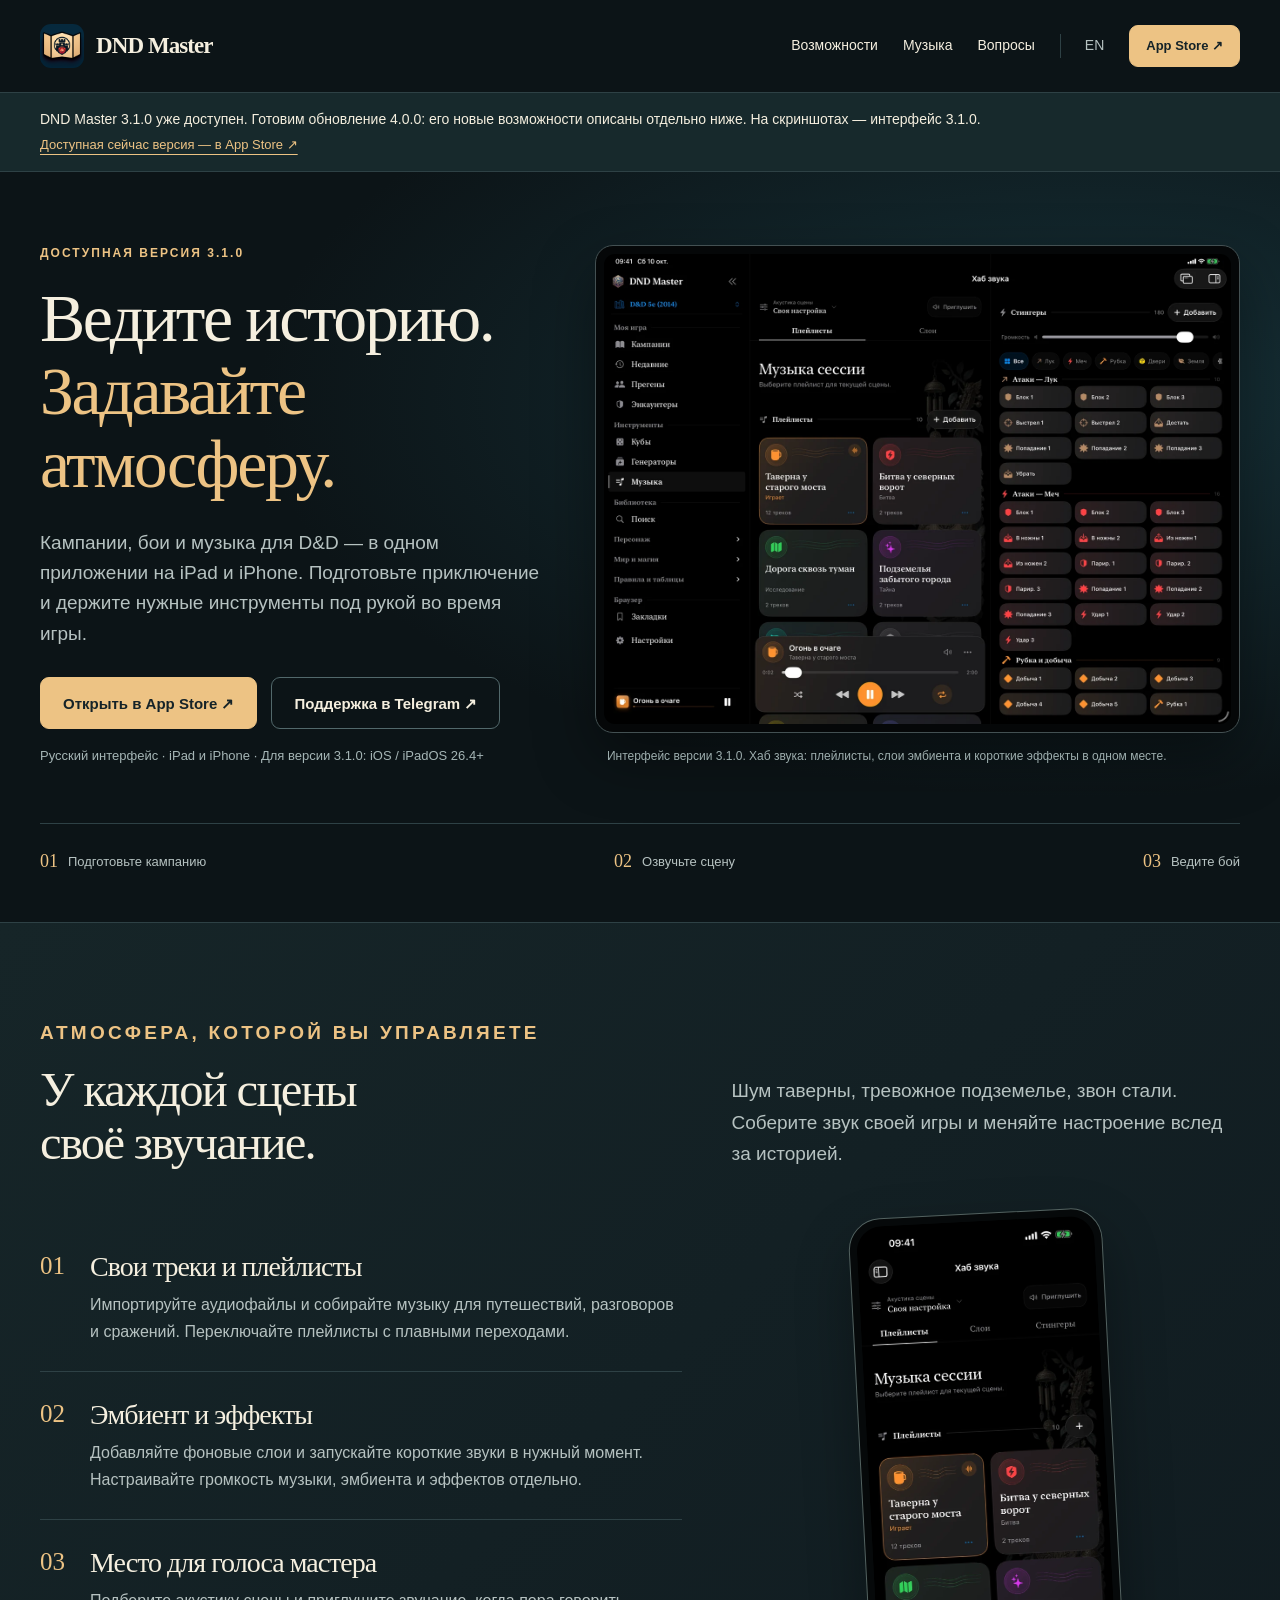
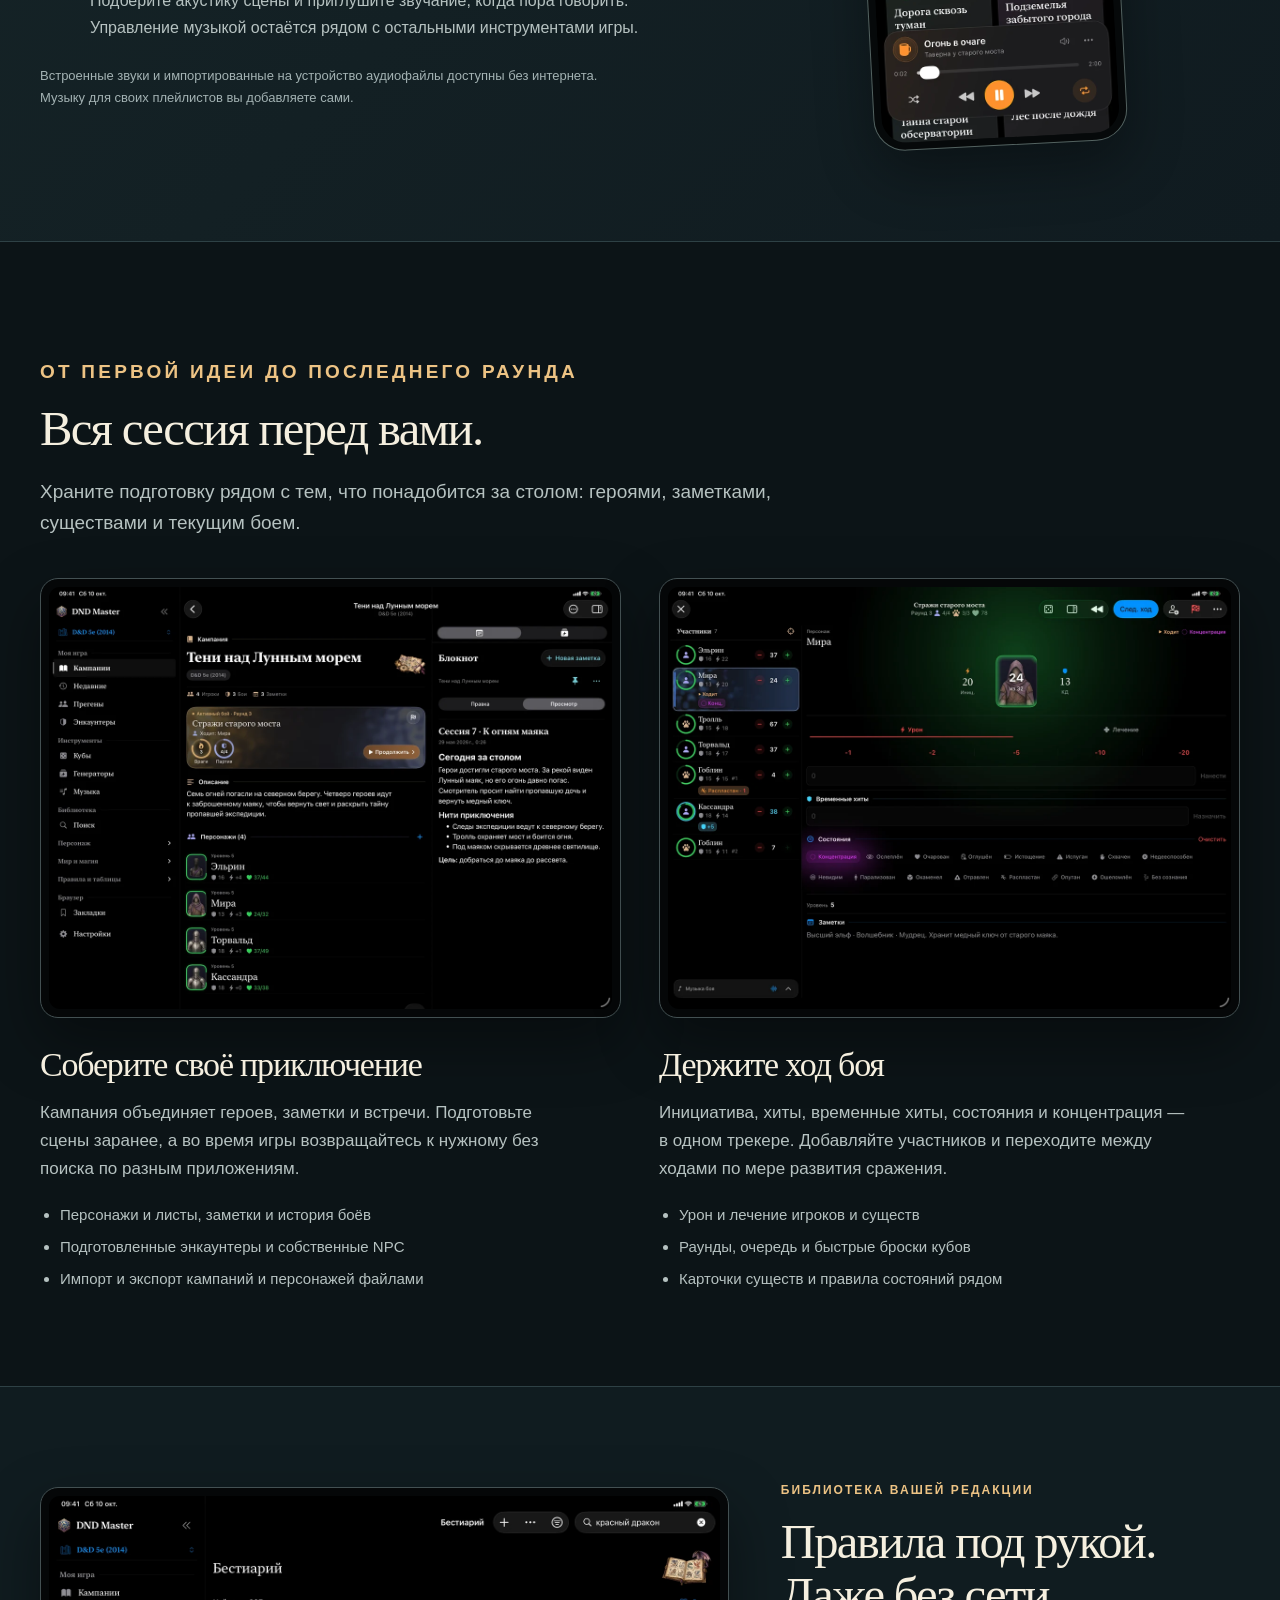
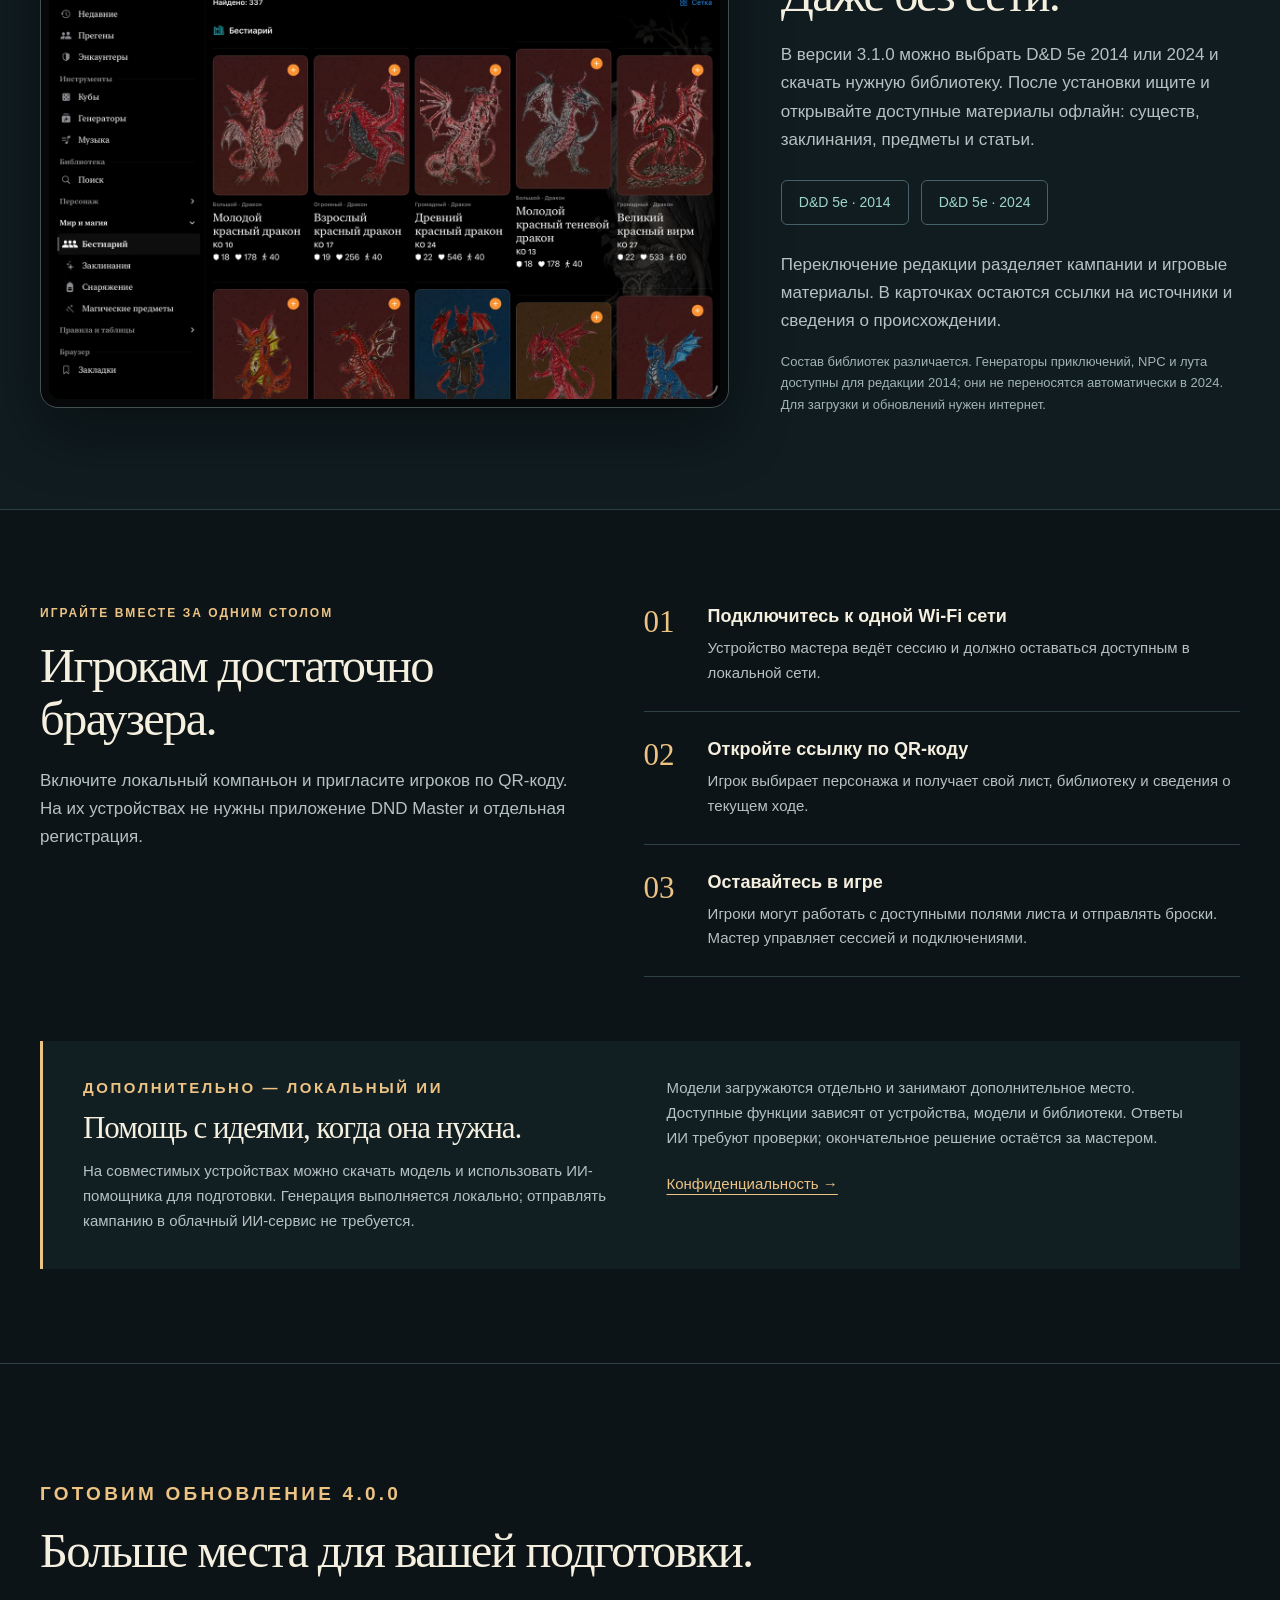
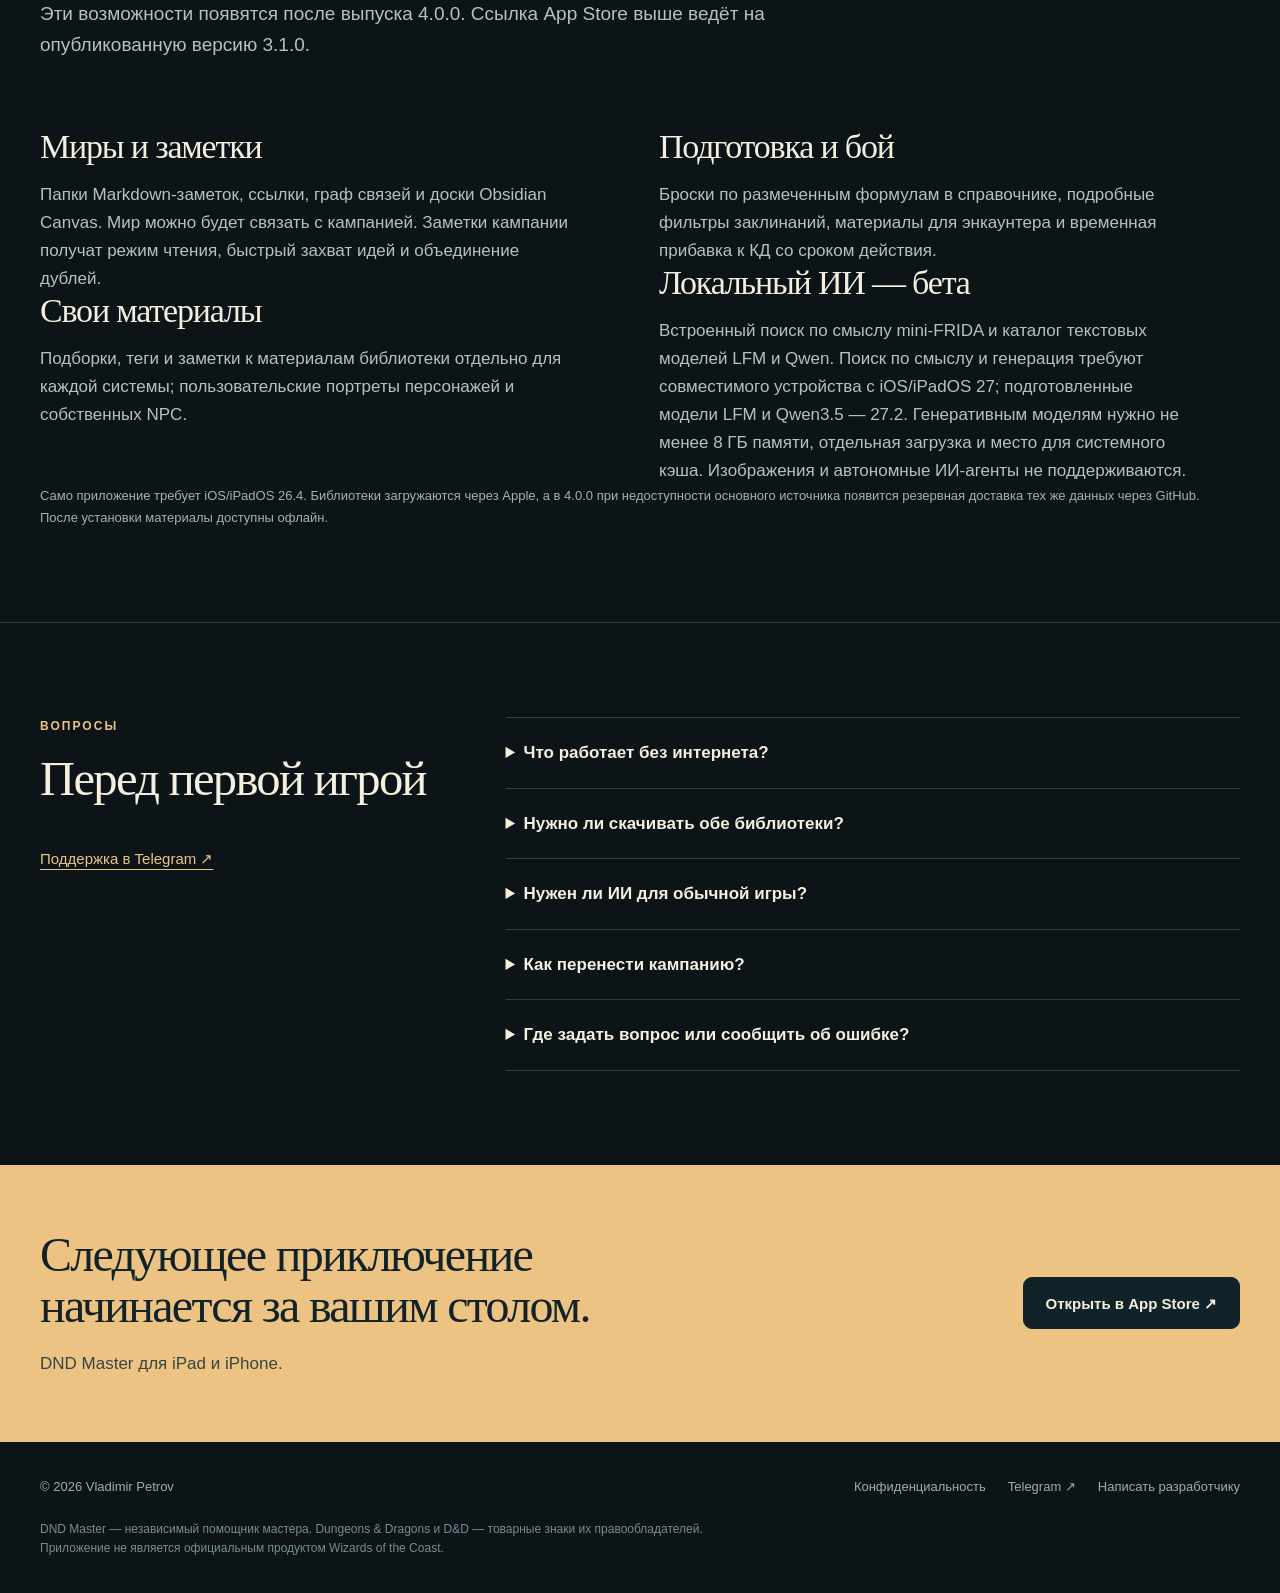
<file: index.html>
<!doctype html>
<html lang="ru"><head><meta charset="utf-8"><meta name="viewport" content="width=device-width, initial-scale=1">
<title>DND Master — кампании, бой и музыка для D&amp;D</title><meta name="description" content="Возможности помощника мастера D&amp;D на iPad и iPhone: кампании, музыка и звуковые эффекты, трекер боя, скачиваемые библиотеки 2014 и 2024 и локальный компаньон для игроков.">
<meta name="theme-color" content="#0c1417"><link rel="canonical" href="https://wolframpro.github.io/DNDMaster_Policy/marketing.html">
<link rel="alternate" hreflang="ru" href="https://wolframpro.github.io/DNDMaster_Policy/marketing.html"><link rel="alternate" hreflang="en" href="https://wolframpro.github.io/DNDMaster_Policy/marketing_en.html"><link rel="alternate" hreflang="x-default" href="https://wolframpro.github.io/DNDMaster_Policy/marketing.html">
<meta property="og:type" content="website"><meta property="og:title" content="DND Master — кампании, бой и музыка для D&amp;D"><meta property="og:description" content="Возможности помощника мастера D&amp;D на iPad и iPhone: кампании, музыка и звуковые эффекты, трекер боя, скачиваемые библиотеки 2014 и 2024 и локальный компаньон для игроков.">
<meta property="og:url" content="https://wolframpro.github.io/DNDMaster_Policy/marketing.html"><meta property="og:image" content="https://wolframpro.github.io/DNDMaster_Policy/assets/share-icon.png"><meta property="og:locale" content="ru_RU">
<meta name="twitter:card" content="summary"><link rel="icon" href="assets/app-icon.png" type="image/png"><link rel="apple-touch-icon" href="assets/apple-touch-icon.png"><link rel="stylesheet" href="styles.css"><script type="application/ld+json">{"@context": "https://schema.org", "@type": "SoftwareApplication", "name": "DND Master", "applicationCategory": "EntertainmentApplication", "operatingSystem": "iOS, iPadOS", "inLanguage": "ru", "url": "https://wolframpro.github.io/DNDMaster_Policy/marketing.html", "downloadUrl": "https://apps.apple.com/ru/app/dnd-master/id6752643180", "image": "https://wolframpro.github.io/DNDMaster_Policy/assets/share-icon.png", "description": "Возможности помощника мастера D&D на iPad и iPhone: кампании, музыка и звуковые эффекты, трекер боя, скачиваемые библиотеки 2014 и 2024 и локальный компаньон для игроков.", "author": {"@type": "Person", "name": "Vladimir Petrov"}}</script></head><body><header class="header"><div class="wrap"><a class="brand" href="marketing.html"><img src="assets/app-icon.png" width="44" height="44" alt=""><strong>DND Master</strong></a><nav class="nav"><a class="section-nav" href="marketing.html#features">Возможности</a><a class="section-nav" href="marketing.html#music">Музыка</a><a class="section-nav" href="marketing.html#questions">Вопросы</a><a class="language" href="marketing_en.html" lang="en">EN</a><a class="button small" href="https://apps.apple.com/ru/app/dnd-master/id6752643180">App Store ↗</a></nav></div></header>
<main>
<aside class="release-notice"><div class="wrap"><p>DND Master 3.1.0 уже доступен. Готовим обновление 4.0.0: его новые возможности описаны отдельно ниже. На скриншотах — интерфейс 3.1.0.</p><a href="https://apps.apple.com/ru/app/dnd-master/id6752643180">Доступная сейчас версия — в App Store ↗</a></div></aside>
<section class="hero"><div class="wrap"><div class="hero-grid"><div class="hero-copy"><p class="eyebrow">Доступная версия 3.1.0</p><h1>Ведите историю.<br><em>Задавайте атмосферу.</em></h1><p class="intro">Кампании, бои и музыка для D&D — в одном приложении на iPad и iPhone. Подготовьте приключение и держите нужные инструменты под рукой во время игры.</p><div class="actions"><a class="button" href="https://apps.apple.com/ru/app/dnd-master/id6752643180">Открыть в App Store ↗</a><a class="button secondary" href="https://t.me/dnd_master_community">Поддержка в Telegram ↗</a></div><p class="device-note">Русский интерфейс · iPad и iPhone · Для версии 3.1.0: iOS / iPadOS 26.4+</p></div><div class="hero-visual"><figure class="screen"><img src="assets/music-ipad.webp" width="2752" height="2064" alt="Музыка, плейлисты и эффекты на iPad" fetchpriority="high"></figure><p class="caption">Интерфейс версии 3.1.0. Хаб звука: плейлисты, слои эмбиента и короткие эффекты в одном месте.</p></div></div><div class="chapter-line"><span><b>01</b> Подготовьте кампанию</span><span><b>02</b> Озвучьте сцену</span><span><b>03</b> Ведите бой</span></div></div></section>
<section class="section music" id="music"><div class="wrap"><div class="music-head"><div><p class="eyebrow">Атмосфера, которой вы управляете</p><h2>У каждой сцены<br>своё звучание.</h2></div><p>Шум таверны, тревожное подземелье, звон стали. Соберите звук своей игры и меняйте настроение вслед за историей.</p></div><div class="music-detail"><div><div class="music-points"><div class="point"><span class="number">01</span><div><h3>Свои треки и плейлисты</h3><p>Импортируйте аудиофайлы и собирайте музыку для путешествий, разговоров и сражений. Переключайте плейлисты с плавными переходами.</p></div></div><div class="point"><span class="number">02</span><div><h3>Эмбиент и эффекты</h3><p>Добавляйте фоновые слои и запускайте короткие звуки в нужный момент. Настраивайте громкость музыки, эмбиента и эффектов отдельно.</p></div></div><div class="point"><span class="number">03</span><div><h3>Место для голоса мастера</h3><p>Подберите акустику сцены и приглушите звучание, когда пора говорить. Управление музыкой остаётся рядом с остальными инструментами игры.</p></div></div></div><p class="music-endnote">Встроенные звуки и импортированные на устройство аудиофайлы доступны без интернета. Музыку для своих плейлистов вы добавляете сами.</p></div><figure class="phone"><img src="assets/music-iphone.webp" width="1320" height="2868" alt="Хаб звука на iPhone" loading="lazy" decoding="async"></figure></div></div></section>
<section class="section" id="features"><div class="wrap"><div class="section-head"><p class="eyebrow">От первой идеи до последнего раунда</p><h2>Вся сессия перед вами.</h2><p>Храните подготовку рядом с тем, что понадобится за столом: героями, заметками, существами и текущим боем.</p></div><div class="two-features"><article><figure class="screen"><img src="assets/campaign-ipad.webp" width="2752" height="2064" alt="Экран кампании с героями и заметками" loading="lazy" decoding="async"></figure><div class="feature-copy"><h3>Соберите своё приключение</h3><p>Кампания объединяет героев, заметки и встречи. Подготовьте сцены заранее, а во время игры возвращайтесь к нужному без поиска по разным приложениям.</p><ul><li>Персонажи и листы, заметки и история боёв</li><li>Подготовленные энкаунтеры и собственные NPC</li><li>Импорт и экспорт кампаний и персонажей файлами</li></ul></div></article><article><figure class="screen"><img src="assets/combat-ipad.webp" width="2752" height="2064" alt="Трекер боя с инициативой, хитами и участниками" loading="lazy" decoding="async"></figure><div class="feature-copy"><h3>Держите ход боя</h3><p>Инициатива, хиты, временные хиты, состояния и концентрация — в одном трекере. Добавляйте участников и переходите между ходами по мере развития сражения.</p><ul><li>Урон и лечение игроков и существ</li><li>Раунды, очередь и быстрые броски кубов</li><li>Карточки существ и правила состояний рядом</li></ul></div></article></div></div></section>
<section class="section library" id="library"><div class="wrap library-layout"><figure class="screen"><img src="assets/library-ipad.webp" width="2752" height="2064" alt="Каталог бестиария в русской библиотеке D&amp;D" loading="lazy" decoding="async"></figure><div class="library-copy"><p class="eyebrow">Библиотека вашей редакции</p><h2>Правила под рукой.<br>Даже без сети.</h2><p>В версии 3.1.0 можно выбрать D&D 5e 2014 или 2024 и скачать нужную библиотеку. После установки ищите и открывайте доступные материалы офлайн: существ, заклинания, предметы и статьи.</p><div class="edition-list"><span class="edition">D&D 5e · 2014</span><span class="edition">D&D 5e · 2024</span></div><p>Переключение редакции разделяет кампании и игровые материалы. В карточках остаются ссылки на источники и сведения о происхождении.</p><p class="small-note">Состав библиотек различается. Генераторы приключений, NPC и лута доступны для редакции 2014; они не переносятся автоматически в 2024. Для загрузки и обновлений нужен интернет.</p></div></div></section>
<section class="section"><div class="wrap"><div class="companion"><div><p class="eyebrow">Играйте вместе за одним столом</p><h2>Игрокам достаточно браузера.</h2><p>Включите локальный компаньон и пригласите игроков по QR-коду. На их устройствах не нужны приложение DND Master и отдельная регистрация.</p></div><ol class="steps"><li><span class="step-num">01</span><div><h3>Подключитесь к одной Wi-Fi сети</h3><p>Устройство мастера ведёт сессию и должно оставаться доступным в локальной сети.</p></div></li><li><span class="step-num">02</span><div><h3>Откройте ссылку по QR-коду</h3><p>Игрок выбирает персонажа и получает свой лист, библиотеку и сведения о текущем ходе.</p></div></li><li><span class="step-num">03</span><div><h3>Оставайтесь в игре</h3><p>Игроки могут работать с доступными полями листа и отправлять броски. Мастер управляет сессией и подключениями.</p></div></li></ol></div><aside class="ai-strip"><div><p class="eyebrow">Дополнительно — локальный ИИ</p><h3>Помощь с идеями, когда она нужна.</h3><p>На совместимых устройствах можно скачать модель и использовать ИИ-помощника для подготовки. Генерация выполняется локально; отправлять кампанию в облачный ИИ-сервис не требуется.</p></div><div><p>Модели загружаются отдельно и занимают дополнительное место. Доступные функции зависят от устройства, модели и библиотеки. Ответы ИИ требуют проверки; окончательное решение остаётся за мастером.</p><a class="text-link" href="privacy_policy.html">Конфиденциальность →</a></div></aside></div></section>
<section class="section" id="upcoming"><div class="wrap"><div class="section-head"><p class="eyebrow">Готовим обновление 4.0.0</p><h2>Больше места для вашей подготовки.</h2><p>Эти возможности появятся после выпуска 4.0.0. Ссылка App Store выше ведёт на опубликованную версию 3.1.0.</p></div><div class="two-features"><article class="feature-copy"><h3>Миры и заметки</h3><p>Папки Markdown-заметок, ссылки, граф связей и доски Obsidian Canvas. Мир можно будет связать с кампанией. Заметки кампании получат режим чтения, быстрый захват идей и объединение дублей.</p><h3>Свои материалы</h3><p>Подборки, теги и заметки к материалам библиотеки отдельно для каждой системы; пользовательские портреты персонажей и собственных NPC.</p></article><article class="feature-copy"><h3>Подготовка и бой</h3><p>Броски по размеченным формулам в справочнике, подробные фильтры заклинаний, материалы для энкаунтера и временная прибавка к КД со сроком действия.</p><h3>Локальный ИИ — бета</h3><p>Встроенный поиск по смыслу mini-FRIDA и каталог текстовых моделей LFM и Qwen. Поиск по смыслу и генерация требуют совместимого устройства с iOS/iPadOS 27; подготовленные модели LFM и Qwen3.5 — 27.2. Генеративным моделям нужно не менее 8 ГБ памяти, отдельная загрузка и место для системного кэша. Изображения и автономные ИИ-агенты не поддерживаются.</p></article></div><p class="small-note">Само приложение требует iOS/iPadOS 26.4. Библиотеки загружаются через Apple, а в 4.0.0 при недоступности основного источника появится резервная доставка тех же данных через GitHub. После установки материалы доступны офлайн.</p></div></section>
<section class="section" id="questions"><div class="wrap faq-layout"><div><p class="eyebrow">Вопросы</p><h2>Перед первой игрой</h2><a class="text-link" href="https://t.me/dnd_master_community">Поддержка в Telegram ↗</a></div><div class="faq"><details><summary>Что работает без интернета?</summary><p>Кампании, боевой трекер, кубы, встроенные звуки и импортированное аудио. Материалы библиотеки доступны после её установки, локальный ИИ — после загрузки совместимой модели. Для компаньона нужна общая локальная Wi-Fi сеть, а для загрузок, iCloud и внешних сайтов — интернет.</p></details><details><summary>Нужно ли скачивать обе библиотеки?</summary><p>В версии 3.1.0 — нет. Выберите редакцию, с которой играете, и скачайте её библиотеку. Другую можно добавить позже. Место на устройстве и размер загрузки показываются в приложении.</p></details><details><summary>Нужен ли ИИ для обычной игры?</summary><p>Нет. Кампании, музыка, кубы и трекер боя работают независимо от ИИ. Модель устанавливается отдельно, если вы хотите использовать помощника и устройство её поддерживает.</p></details><details><summary>Как перенести кампанию?</summary><p>Используйте импорт и экспорт файлов кампаний и персонажей. Игровые записи также могут синхронизироваться через ваш личный iCloud, если он доступен и включён для приложения. Аудиофайлы и загруженные модели хранятся локально.</p></details><details><summary>Где задать вопрос или сообщить об ошибке?</summary><p>Откройте <a href="https://t.me/dnd_master_community">сообщество DND Master в Telegram</a> или <a href="mailto:mister.vladika@gmail.com">напишите разработчику</a>. Укажите версию приложения, модель устройства и действия, после которых возникла проблема. Не прикладывайте личные кампании и секреты без необходимости.</p></details></div></div></section>
<section class="cta-panel"><div class="wrap"><div><h2>Следующее приключение<br>начинается за вашим столом.</h2><p>DND Master для iPad и iPhone.</p></div><a class="button" href="https://apps.apple.com/ru/app/dnd-master/id6752643180">Открыть в App Store ↗</a></div></section>
</main><footer class="footer"><div class="wrap"><div class="footer-grid"><span>© 2026 Vladimir Petrov</span><div class="footer-links"><a href="privacy_policy.html">Конфиденциальность</a><a href="https://t.me/dnd_master_community">Telegram ↗</a><a href="mailto:mister.vladika@gmail.com">Написать разработчику</a></div></div><p class="legal-note">DND Master — независимый помощник мастера. Dungeons & Dragons и D&D — товарные знаки их правообладателей. Приложение не является официальным продуктом Wizards of the Coast.</p></div></footer></body></html>
</file>
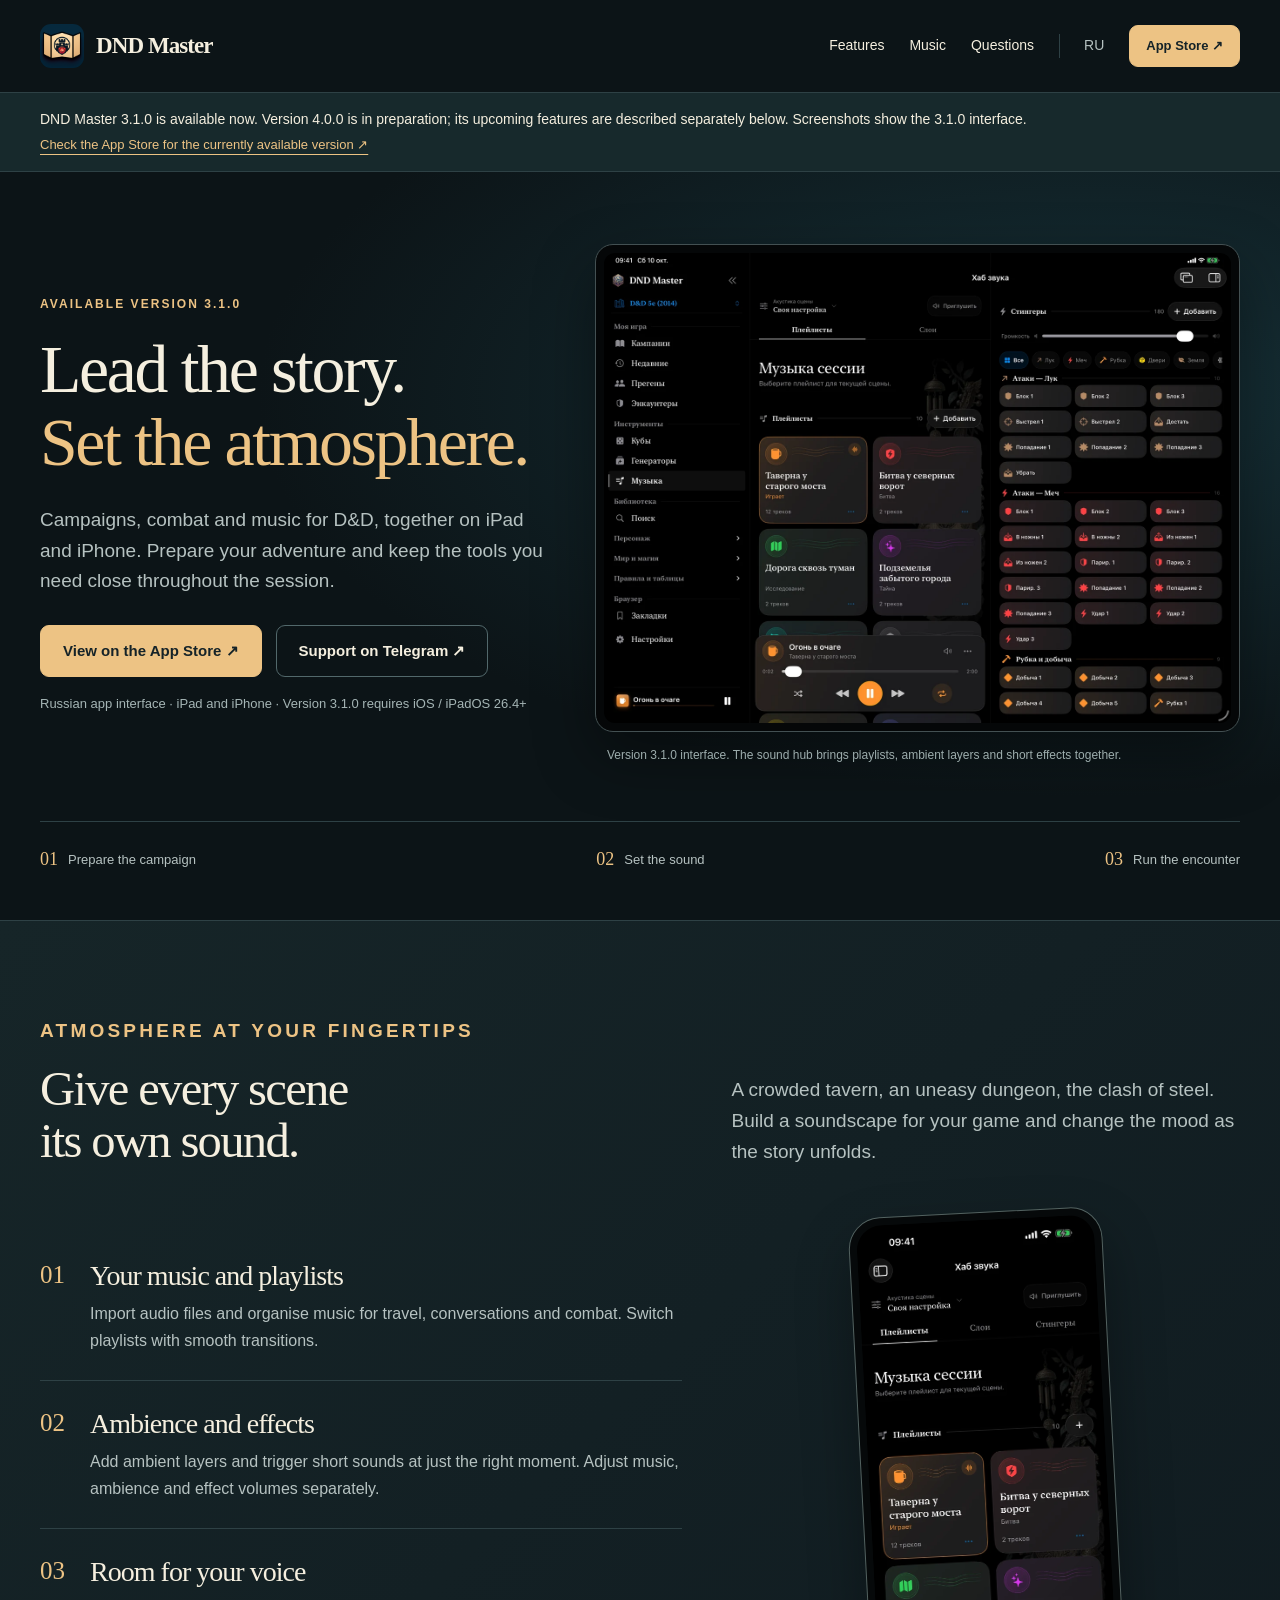
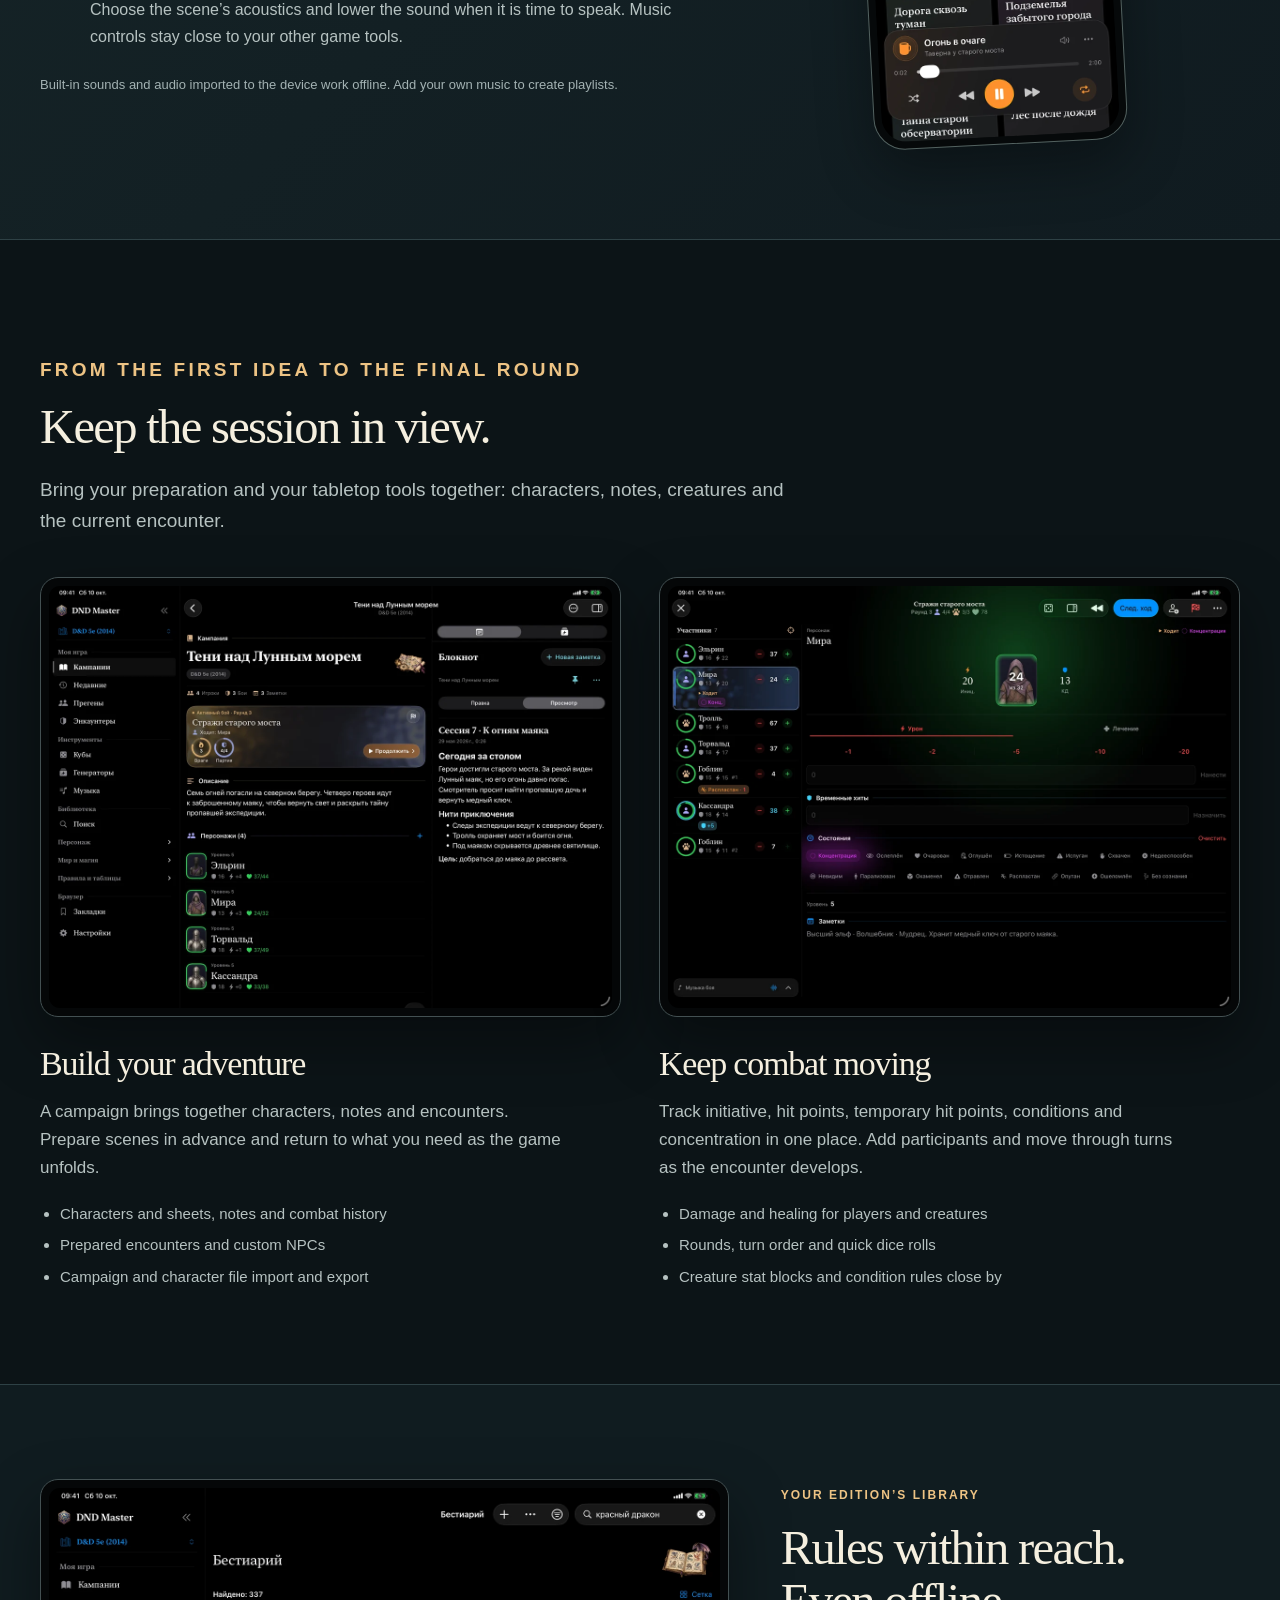
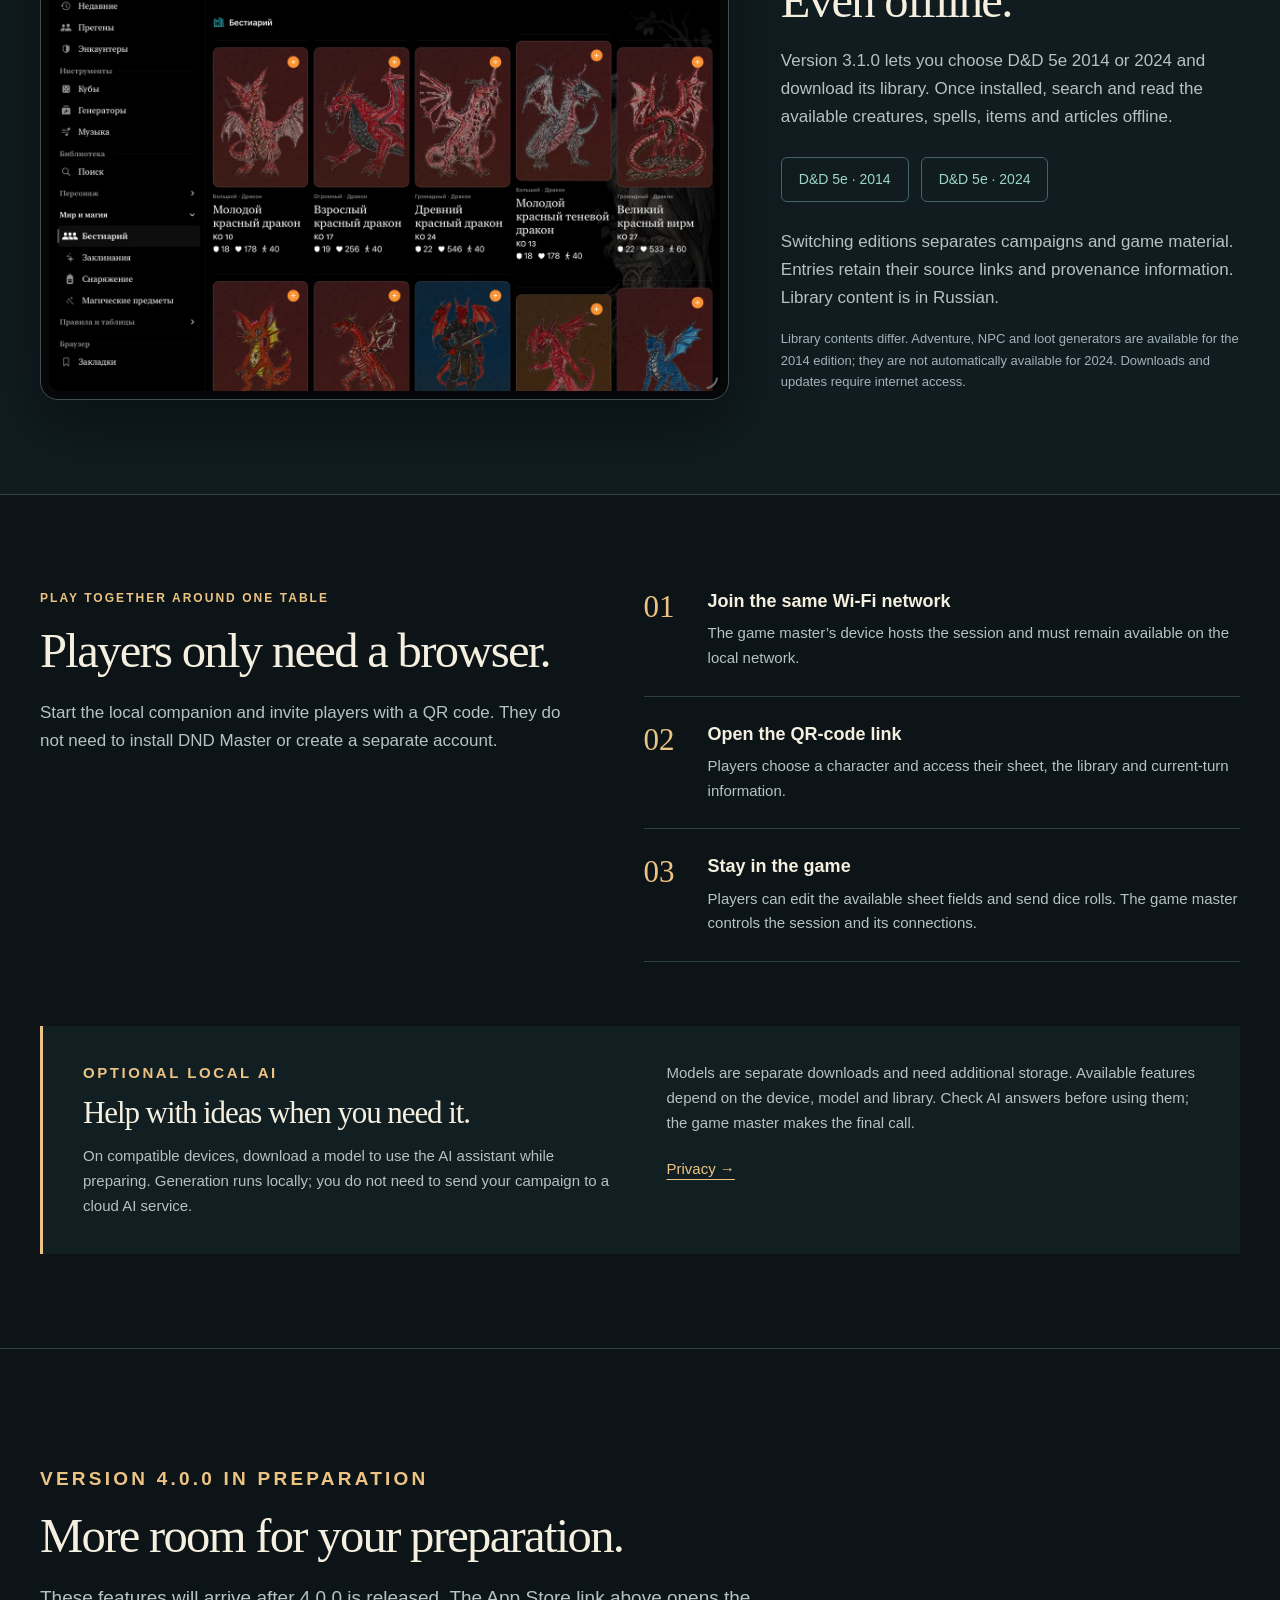
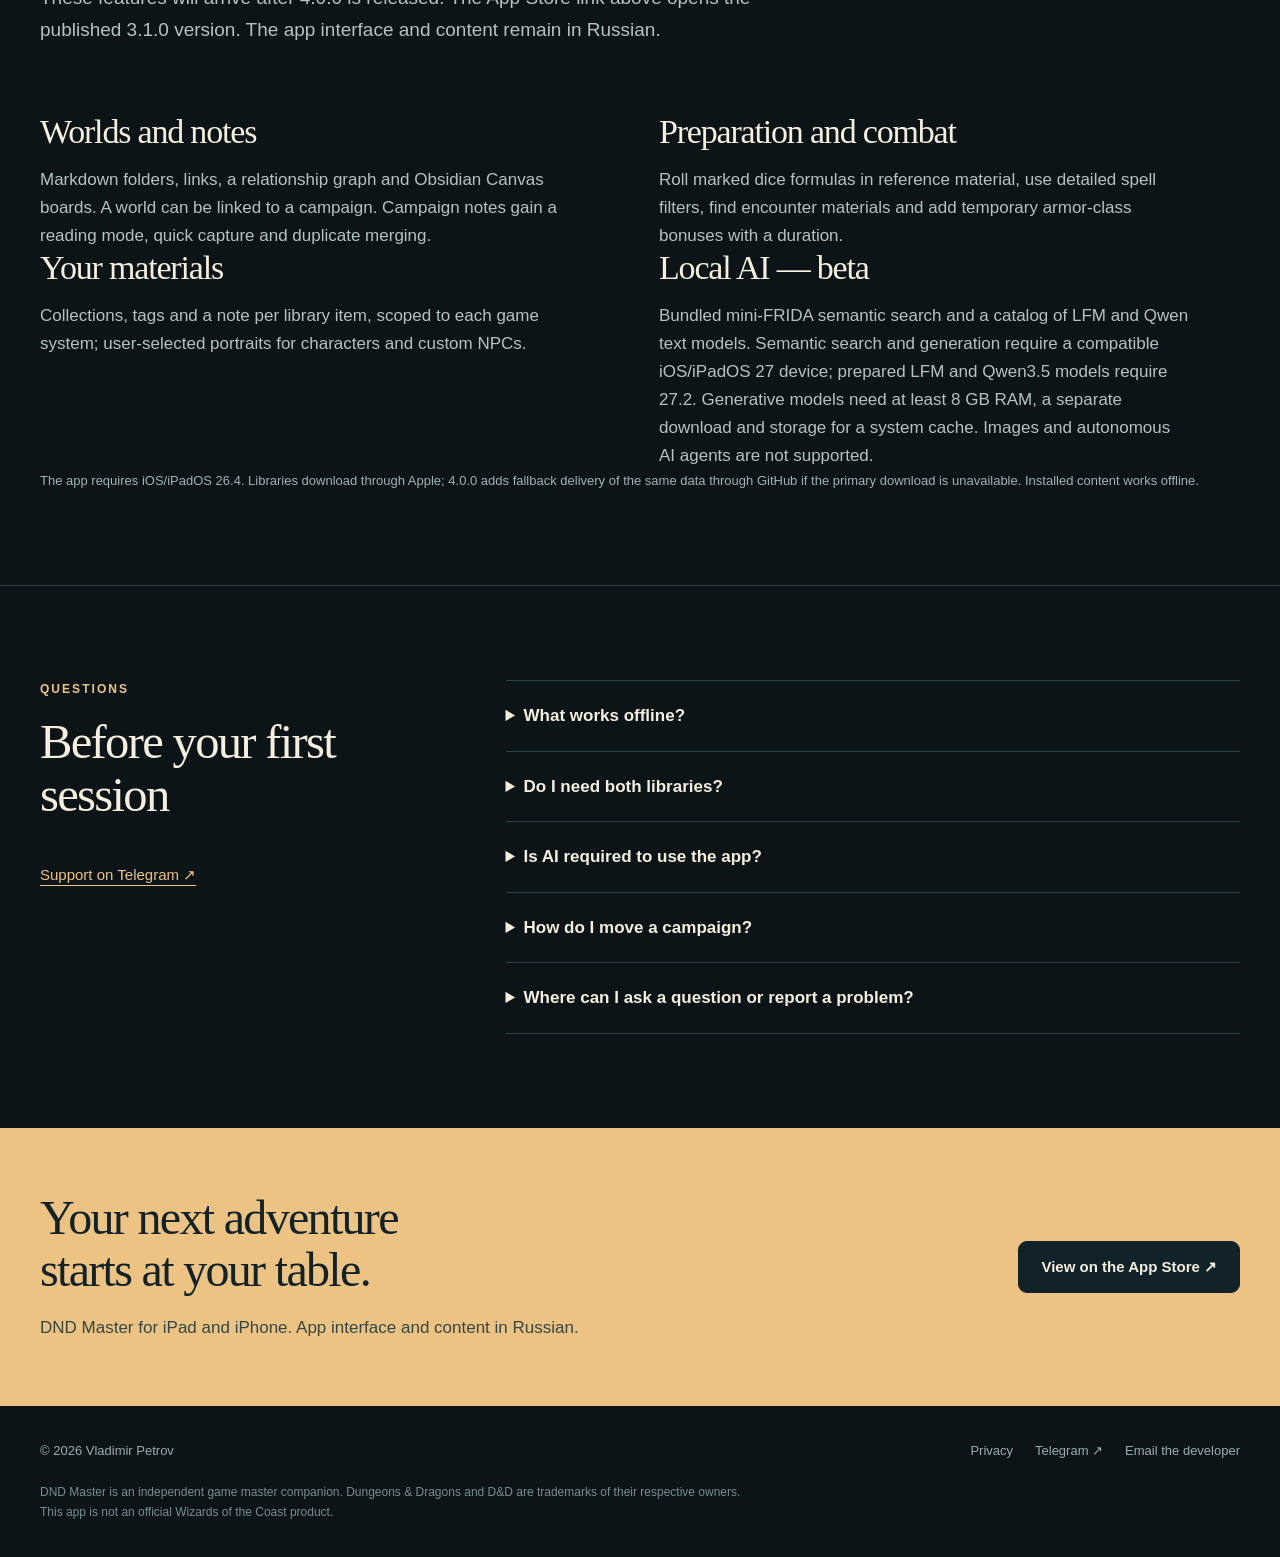
<file: marketing_en.html>
<!doctype html>
<html lang="en"><head><meta charset="utf-8"><meta name="viewport" content="width=device-width, initial-scale=1">
<title>DND Master — campaigns, combat and music for D&amp;D</title><meta name="description" content="Features of the Russian-language D&amp;D companion for game masters on iPad and iPhone: campaigns, music and sound effects, combat, downloadable 2014 and 2024 libraries, and a local player companion.">
<meta name="theme-color" content="#0c1417"><link rel="canonical" href="https://wolframpro.github.io/DNDMaster_Policy/marketing_en.html">
<link rel="alternate" hreflang="ru" href="https://wolframpro.github.io/DNDMaster_Policy/marketing.html"><link rel="alternate" hreflang="en" href="https://wolframpro.github.io/DNDMaster_Policy/marketing_en.html"><link rel="alternate" hreflang="x-default" href="https://wolframpro.github.io/DNDMaster_Policy/marketing.html">
<meta property="og:type" content="website"><meta property="og:title" content="DND Master — campaigns, combat and music for D&amp;D"><meta property="og:description" content="Features of the Russian-language D&amp;D companion for game masters on iPad and iPhone: campaigns, music and sound effects, combat, downloadable 2014 and 2024 libraries, and a local player companion.">
<meta property="og:url" content="https://wolframpro.github.io/DNDMaster_Policy/marketing_en.html"><meta property="og:image" content="https://wolframpro.github.io/DNDMaster_Policy/assets/share-icon.png"><meta property="og:locale" content="en_US">
<meta name="twitter:card" content="summary"><link rel="icon" href="assets/app-icon.png" type="image/png"><link rel="apple-touch-icon" href="assets/apple-touch-icon.png"><link rel="stylesheet" href="styles.css"><script type="application/ld+json">{"@context": "https://schema.org", "@type": "SoftwareApplication", "name": "DND Master", "applicationCategory": "EntertainmentApplication", "operatingSystem": "iOS, iPadOS", "inLanguage": "ru", "url": "https://wolframpro.github.io/DNDMaster_Policy/marketing_en.html", "downloadUrl": "https://apps.apple.com/ru/app/dnd-master/id6752643180", "image": "https://wolframpro.github.io/DNDMaster_Policy/assets/share-icon.png", "description": "Features of the Russian-language D&D companion for game masters on iPad and iPhone: campaigns, music and sound effects, combat, downloadable 2014 and 2024 libraries, and a local player companion.", "author": {"@type": "Person", "name": "Vladimir Petrov"}}</script></head><body><header class="header"><div class="wrap"><a class="brand" href="marketing_en.html"><img src="assets/app-icon.png" width="44" height="44" alt=""><strong>DND Master</strong></a><nav class="nav"><a class="section-nav" href="marketing_en.html#features">Features</a><a class="section-nav" href="marketing_en.html#music">Music</a><a class="section-nav" href="marketing_en.html#questions">Questions</a><a class="language" href="marketing.html" lang="ru">RU</a><a class="button small" href="https://apps.apple.com/ru/app/dnd-master/id6752643180">App Store ↗</a></nav></div></header>
<main>
<aside class="release-notice"><div class="wrap"><p>DND Master 3.1.0 is available now. Version 4.0.0 is in preparation; its upcoming features are described separately below. Screenshots show the 3.1.0 interface.</p><a href="https://apps.apple.com/ru/app/dnd-master/id6752643180">Check the App Store for the currently available version ↗</a></div></aside>
<section class="hero"><div class="wrap"><div class="hero-grid"><div class="hero-copy"><p class="eyebrow">Available version 3.1.0</p><h1>Lead the story.<br><em>Set the atmosphere.</em></h1><p class="intro">Campaigns, combat and music for D&D, together on iPad and iPhone. Prepare your adventure and keep the tools you need close throughout the session.</p><div class="actions"><a class="button" href="https://apps.apple.com/ru/app/dnd-master/id6752643180">View on the App Store ↗</a><a class="button secondary" href="https://t.me/dnd_master_community">Support on Telegram ↗</a></div><p class="device-note">Russian app interface · iPad and iPhone · Version 3.1.0 requires iOS / iPadOS 26.4+</p></div><div class="hero-visual"><figure class="screen"><img src="assets/music-ipad.webp" width="2752" height="2064" alt="Music, playlists and effects on iPad" fetchpriority="high"></figure><p class="caption">Version 3.1.0 interface. The sound hub brings playlists, ambient layers and short effects together.</p></div></div><div class="chapter-line"><span><b>01</b> Prepare the campaign</span><span><b>02</b> Set the sound</span><span><b>03</b> Run the encounter</span></div></div></section>
<section class="section music" id="music"><div class="wrap"><div class="music-head"><div><p class="eyebrow">Atmosphere at your fingertips</p><h2>Give every scene<br>its own sound.</h2></div><p>A crowded tavern, an uneasy dungeon, the clash of steel. Build a soundscape for your game and change the mood as the story unfolds.</p></div><div class="music-detail"><div><div class="music-points"><div class="point"><span class="number">01</span><div><h3>Your music and playlists</h3><p>Import audio files and organise music for travel, conversations and combat. Switch playlists with smooth transitions.</p></div></div><div class="point"><span class="number">02</span><div><h3>Ambience and effects</h3><p>Add ambient layers and trigger short sounds at just the right moment. Adjust music, ambience and effect volumes separately.</p></div></div><div class="point"><span class="number">03</span><div><h3>Room for your voice</h3><p>Choose the scene’s acoustics and lower the sound when it is time to speak. Music controls stay close to your other game tools.</p></div></div></div><p class="music-endnote">Built-in sounds and audio imported to the device work offline. Add your own music to create playlists.</p></div><figure class="phone"><img src="assets/music-iphone.webp" width="1320" height="2868" alt="Sound hub on iPhone" loading="lazy" decoding="async"></figure></div></div></section>
<section class="section" id="features"><div class="wrap"><div class="section-head"><p class="eyebrow">From the first idea to the final round</p><h2>Keep the session in view.</h2><p>Bring your preparation and your tabletop tools together: characters, notes, creatures and the current encounter.</p></div><div class="two-features"><article><figure class="screen"><img src="assets/campaign-ipad.webp" width="2752" height="2064" alt="Campaign with characters and notes" loading="lazy" decoding="async"></figure><div class="feature-copy"><h3>Build your adventure</h3><p>A campaign brings together characters, notes and encounters. Prepare scenes in advance and return to what you need as the game unfolds.</p><ul><li>Characters and sheets, notes and combat history</li><li>Prepared encounters and custom NPCs</li><li>Campaign and character file import and export</li></ul></div></article><article><figure class="screen"><img src="assets/combat-ipad.webp" width="2752" height="2064" alt="Combat tracker with initiative, hit points and participants" loading="lazy" decoding="async"></figure><div class="feature-copy"><h3>Keep combat moving</h3><p>Track initiative, hit points, temporary hit points, conditions and concentration in one place. Add participants and move through turns as the encounter develops.</p><ul><li>Damage and healing for players and creatures</li><li>Rounds, turn order and quick dice rolls</li><li>Creature stat blocks and condition rules close by</li></ul></div></article></div></div></section>
<section class="section library" id="library"><div class="wrap library-layout"><figure class="screen"><img src="assets/library-ipad.webp" width="2752" height="2064" alt="Bestiary catalog in the Russian D&amp;D library" loading="lazy" decoding="async"></figure><div class="library-copy"><p class="eyebrow">Your edition’s library</p><h2>Rules within reach.<br>Even offline.</h2><p>Version 3.1.0 lets you choose D&D 5e 2014 or 2024 and download its library. Once installed, search and read the available creatures, spells, items and articles offline.</p><div class="edition-list"><span class="edition">D&D 5e · 2014</span><span class="edition">D&D 5e · 2024</span></div><p>Switching editions separates campaigns and game material. Entries retain their source links and provenance information. Library content is in Russian.</p><p class="small-note">Library contents differ. Adventure, NPC and loot generators are available for the 2014 edition; they are not automatically available for 2024. Downloads and updates require internet access.</p></div></div></section>
<section class="section"><div class="wrap"><div class="companion"><div><p class="eyebrow">Play together around one table</p><h2>Players only need a browser.</h2><p>Start the local companion and invite players with a QR code. They do not need to install DND Master or create a separate account.</p></div><ol class="steps"><li><span class="step-num">01</span><div><h3>Join the same Wi-Fi network</h3><p>The game master’s device hosts the session and must remain available on the local network.</p></div></li><li><span class="step-num">02</span><div><h3>Open the QR-code link</h3><p>Players choose a character and access their sheet, the library and current-turn information.</p></div></li><li><span class="step-num">03</span><div><h3>Stay in the game</h3><p>Players can edit the available sheet fields and send dice rolls. The game master controls the session and its connections.</p></div></li></ol></div><aside class="ai-strip"><div><p class="eyebrow">Optional local AI</p><h3>Help with ideas when you need it.</h3><p>On compatible devices, download a model to use the AI assistant while preparing. Generation runs locally; you do not need to send your campaign to a cloud AI service.</p></div><div><p>Models are separate downloads and need additional storage. Available features depend on the device, model and library. Check AI answers before using them; the game master makes the final call.</p><a class="text-link" href="privacy_policy_en.html">Privacy →</a></div></aside></div></section>
<section class="section" id="upcoming"><div class="wrap"><div class="section-head"><p class="eyebrow">Version 4.0.0 in preparation</p><h2>More room for your preparation.</h2><p>These features will arrive after 4.0.0 is released. The App Store link above opens the published 3.1.0 version. The app interface and content remain in Russian.</p></div><div class="two-features"><article class="feature-copy"><h3>Worlds and notes</h3><p>Markdown folders, links, a relationship graph and Obsidian Canvas boards. A world can be linked to a campaign. Campaign notes gain a reading mode, quick capture and duplicate merging.</p><h3>Your materials</h3><p>Collections, tags and a note per library item, scoped to each game system; user-selected portraits for characters and custom NPCs.</p></article><article class="feature-copy"><h3>Preparation and combat</h3><p>Roll marked dice formulas in reference material, use detailed spell filters, find encounter materials and add temporary armor-class bonuses with a duration.</p><h3>Local AI — beta</h3><p>Bundled mini-FRIDA semantic search and a catalog of LFM and Qwen text models. Semantic search and generation require a compatible iOS/iPadOS 27 device; prepared LFM and Qwen3.5 models require 27.2. Generative models need at least 8 GB RAM, a separate download and storage for a system cache. Images and autonomous AI agents are not supported.</p></article></div><p class="small-note">The app requires iOS/iPadOS 26.4. Libraries download through Apple; 4.0.0 adds fallback delivery of the same data through GitHub if the primary download is unavailable. Installed content works offline.</p></div></section>
<section class="section" id="questions"><div class="wrap faq-layout"><div><p class="eyebrow">Questions</p><h2>Before your first session</h2><a class="text-link" href="https://t.me/dnd_master_community">Support on Telegram ↗</a></div><div class="faq"><details><summary>What works offline?</summary><p>Campaigns, combat tracking, dice, built-in sounds and imported audio. Library content works after installation; local AI works after a compatible model is downloaded. The companion needs a shared local Wi-Fi network. Downloads, iCloud and external websites require internet access.</p></details><details><summary>Do I need both libraries?</summary><p>In version 3.1.0, no. Download the edition you play. You can add the other later. The app shows download size and storage information.</p></details><details><summary>Is AI required to use the app?</summary><p>No. Campaigns, music, dice and combat tracking work independently of AI. Install a model separately if you want the assistant and your device supports it.</p></details><details><summary>How do I move a campaign?</summary><p>Use campaign and character file import and export. Game records may also sync through your personal iCloud when it is available and enabled for the app. Audio files and downloaded models are stored locally.</p></details><details><summary>Where can I ask a question or report a problem?</summary><p>Visit the <a href="https://t.me/dnd_master_community">DND Master community on Telegram</a> or <a href="mailto:mister.vladika@gmail.com">email the developer</a>. Include your app version, device model and steps that led to the issue. Avoid sharing personal campaigns or secrets unless necessary.</p></details></div></div></section>
<section class="cta-panel"><div class="wrap"><div><h2>Your next adventure<br>starts at your table.</h2><p>DND Master for iPad and iPhone. App interface and content in Russian.</p></div><a class="button" href="https://apps.apple.com/ru/app/dnd-master/id6752643180">View on the App Store ↗</a></div></section>
</main><footer class="footer"><div class="wrap"><div class="footer-grid"><span>© 2026 Vladimir Petrov</span><div class="footer-links"><a href="privacy_policy_en.html">Privacy</a><a href="https://t.me/dnd_master_community">Telegram ↗</a><a href="mailto:mister.vladika@gmail.com">Email the developer</a></div></div><p class="legal-note">DND Master is an independent game master companion. Dungeons & Dragons and D&D are trademarks of their respective owners. This app is not an official Wizards of the Coast product.</p></div></footer></body></html>
</file>
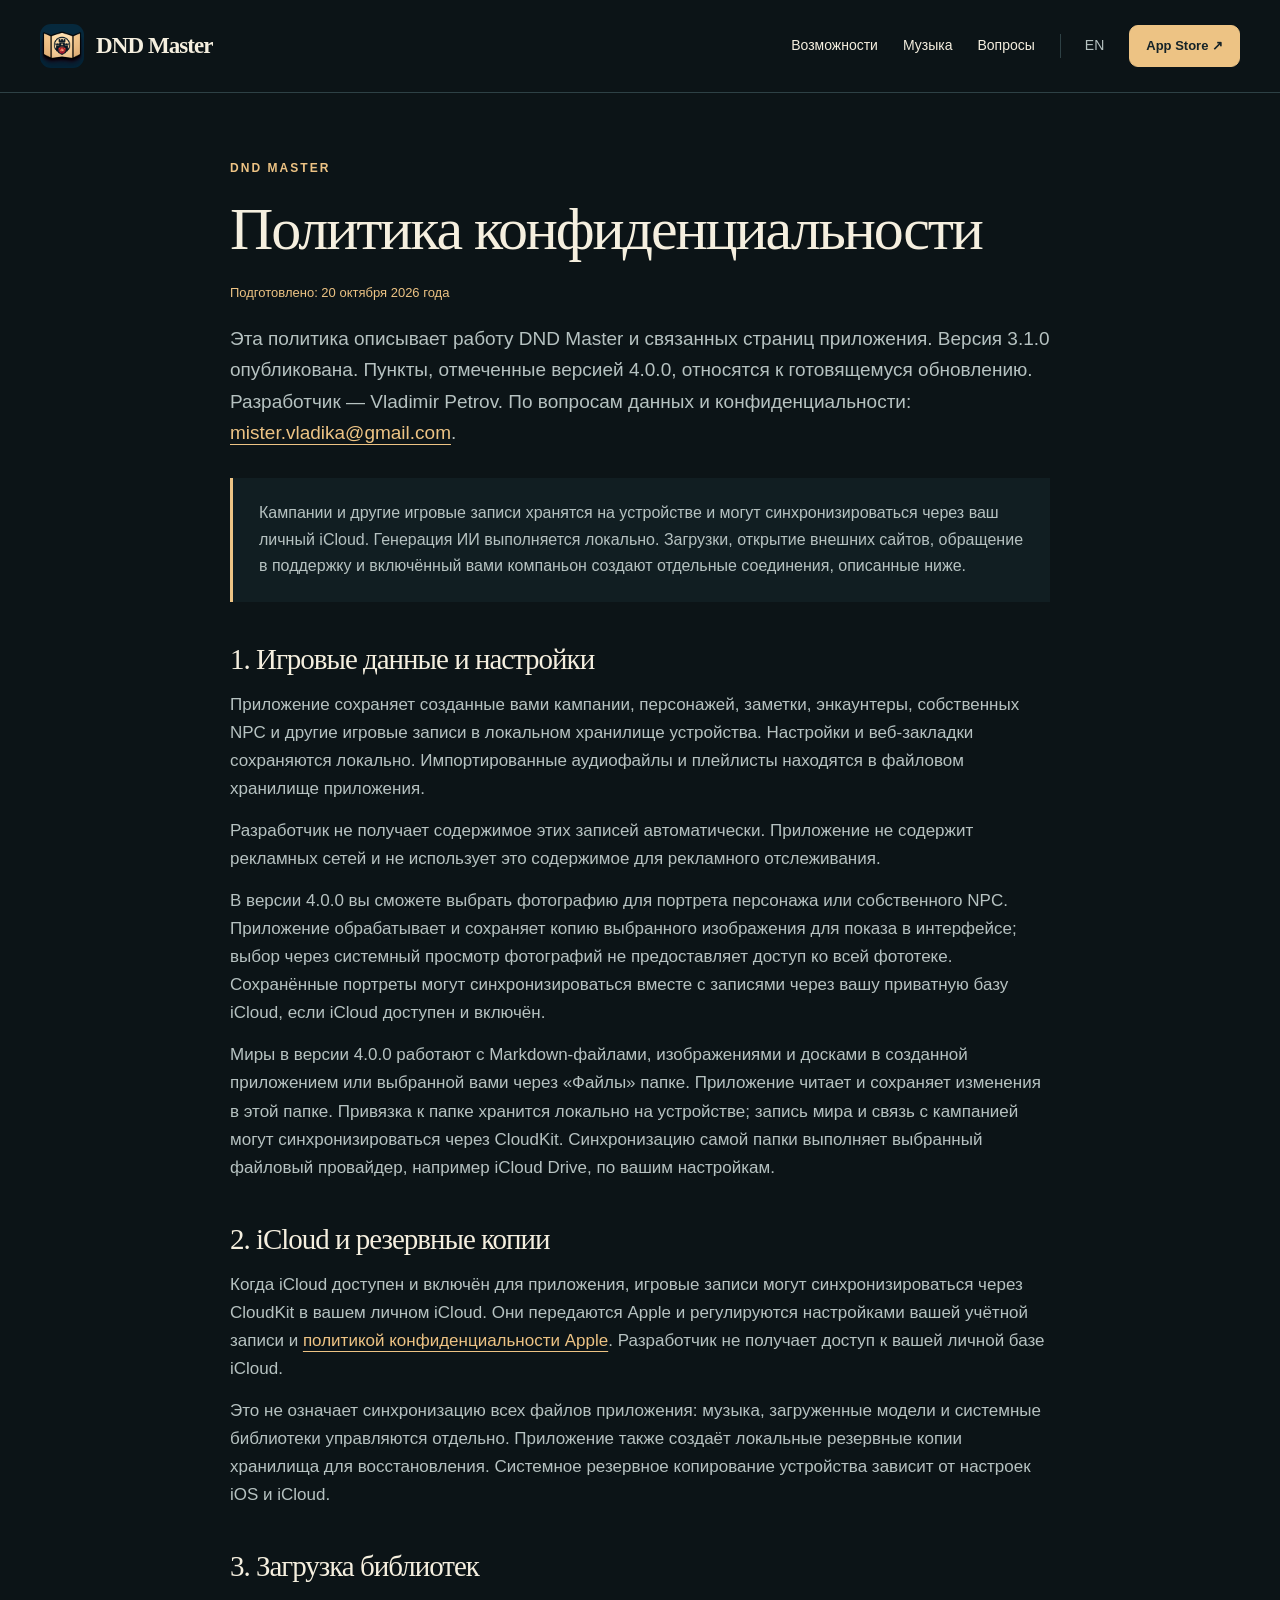
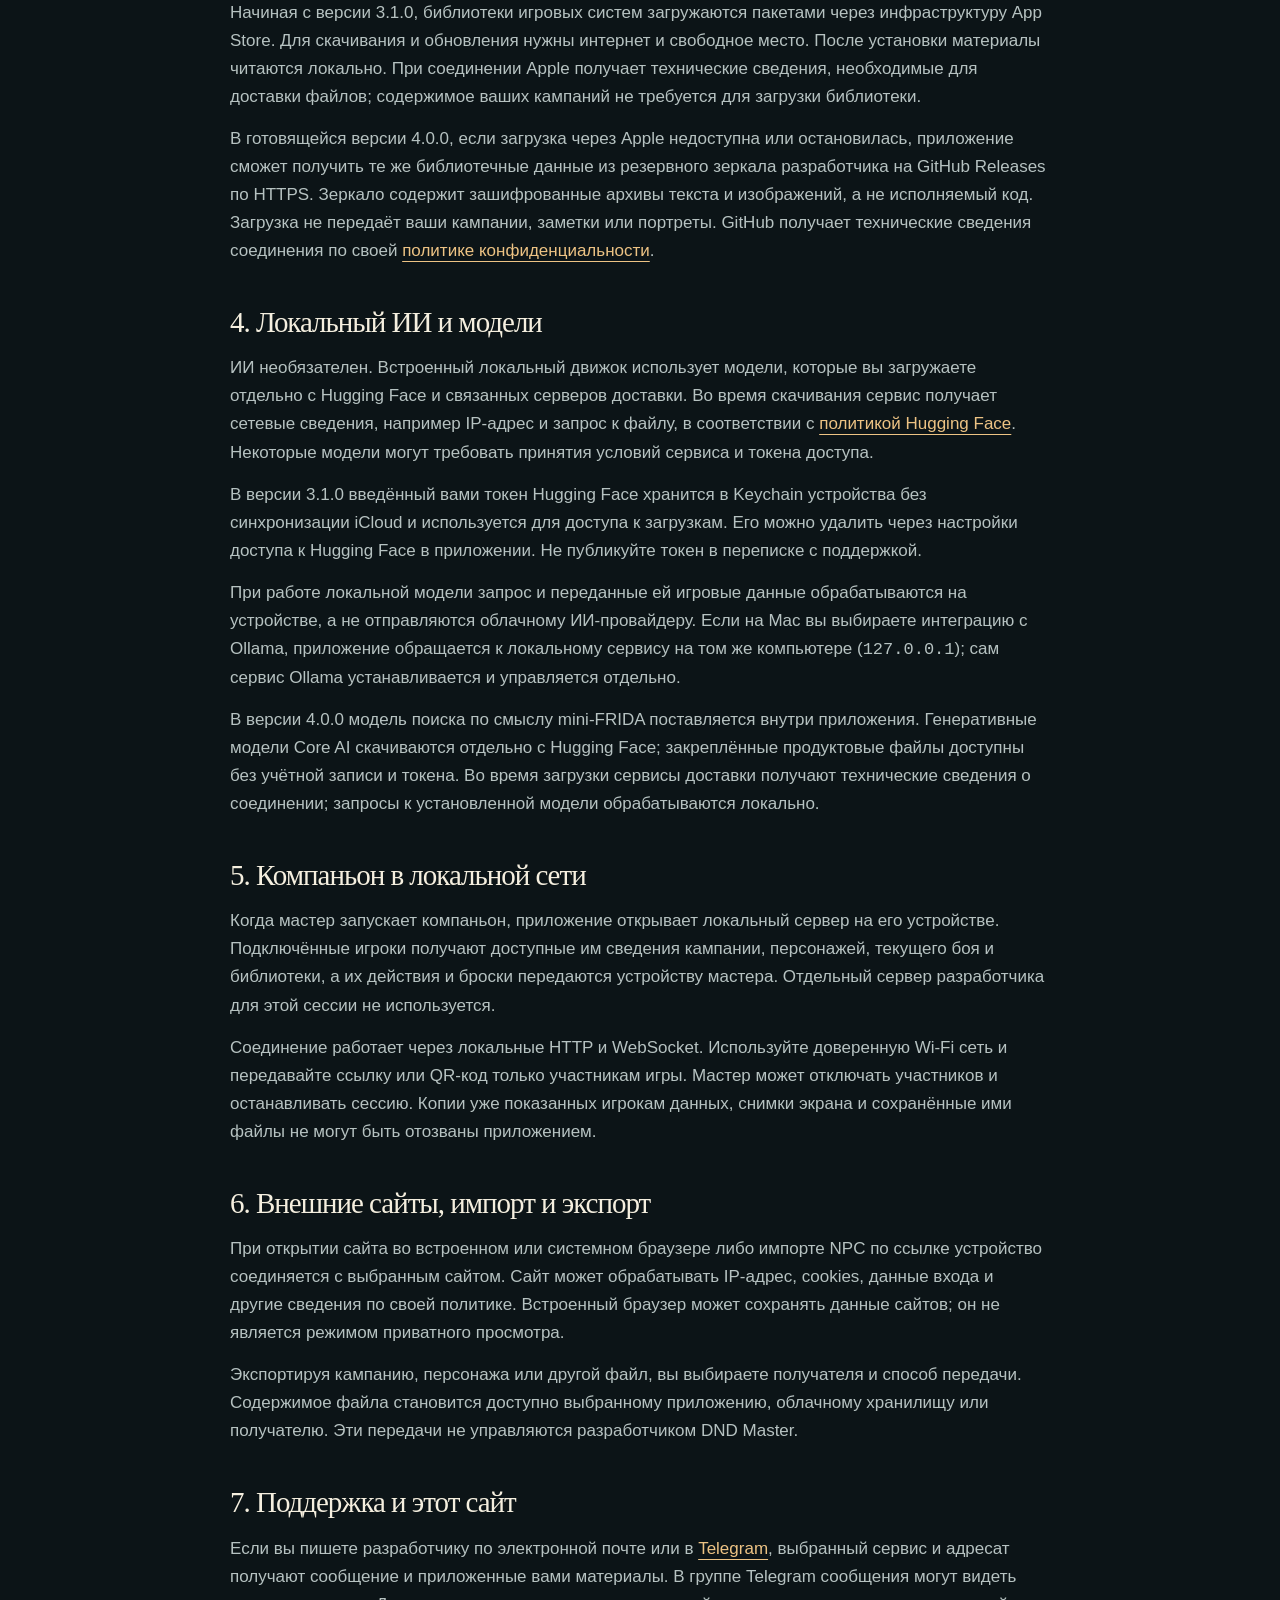
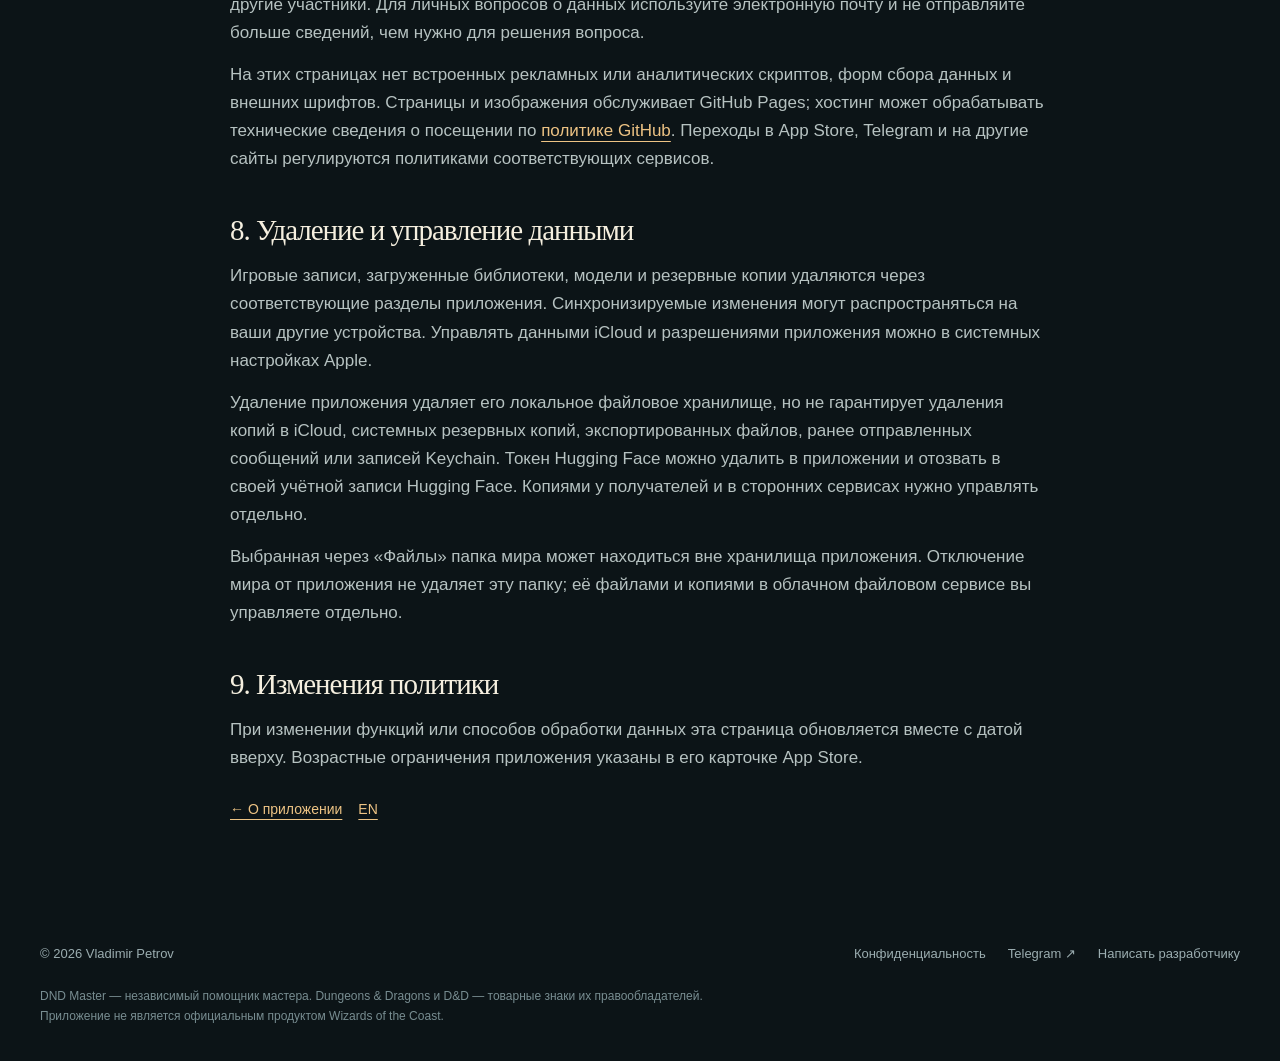
<file: privacy_policy.html>
<!doctype html>
<html lang="ru"><head><meta charset="utf-8"><meta name="viewport" content="width=device-width, initial-scale=1">
<title>Политика конфиденциальности — DND Master</title><meta name="description" content="Как DND Master хранит игровые данные, использует iCloud, загружает библиотеки и модели и работает с локальным компаньоном.">
<meta name="theme-color" content="#0c1417"><link rel="canonical" href="https://wolframpro.github.io/DNDMaster_Policy/privacy_policy.html">
<link rel="alternate" hreflang="ru" href="https://wolframpro.github.io/DNDMaster_Policy/privacy_policy.html"><link rel="alternate" hreflang="en" href="https://wolframpro.github.io/DNDMaster_Policy/privacy_policy_en.html"><link rel="alternate" hreflang="x-default" href="https://wolframpro.github.io/DNDMaster_Policy/privacy_policy.html">
<meta property="og:type" content="website"><meta property="og:title" content="Политика конфиденциальности — DND Master"><meta property="og:description" content="Как DND Master хранит игровые данные, использует iCloud, загружает библиотеки и модели и работает с локальным компаньоном.">
<meta property="og:url" content="https://wolframpro.github.io/DNDMaster_Policy/privacy_policy.html"><meta property="og:image" content="https://wolframpro.github.io/DNDMaster_Policy/assets/share-icon.png"><meta property="og:locale" content="ru_RU">
<meta name="twitter:card" content="summary"><link rel="icon" href="assets/app-icon.png" type="image/png"><link rel="apple-touch-icon" href="assets/apple-touch-icon.png"><link rel="stylesheet" href="styles.css"></head><body><header class="header"><div class="wrap"><a class="brand" href="marketing.html"><img src="assets/app-icon.png" width="44" height="44" alt=""><strong>DND Master</strong></a><nav class="nav"><a class="section-nav" href="marketing.html#features">Возможности</a><a class="section-nav" href="marketing.html#music">Музыка</a><a class="section-nav" href="marketing.html#questions">Вопросы</a><a class="language" href="privacy_policy_en.html" lang="en">EN</a><a class="button small" href="https://apps.apple.com/ru/app/dnd-master/id6752643180">App Store ↗</a></nav></div></header><main class="wrap policy"><p class="eyebrow">DND Master</p><h1>Политика конфиденциальности</h1><p class="updated">Подготовлено: 20 октября 2026 года</p>
<p class="lead">Эта политика описывает работу DND Master и связанных страниц приложения. Версия 3.1.0 опубликована. Пункты, отмеченные версией 4.0.0, относятся к готовящемуся обновлению. Разработчик — Vladimir Petrov. По вопросам данных и конфиденциальности: <a href="mailto:mister.vladika@gmail.com">mister.vladika@gmail.com</a>.</p>
<div class="key-facts"><p>Кампании и другие игровые записи хранятся на устройстве и могут синхронизироваться через ваш личный iCloud. Генерация ИИ выполняется локально. Загрузки, открытие внешних сайтов, обращение в поддержку и включённый вами компаньон создают отдельные соединения, описанные ниже.</p></div>
<h2>1. Игровые данные и настройки</h2>
<p>Приложение сохраняет созданные вами кампании, персонажей, заметки, энкаунтеры, собственных NPC и другие игровые записи в локальном хранилище устройства. Настройки и веб-закладки сохраняются локально. Импортированные аудиофайлы и плейлисты находятся в файловом хранилище приложения.</p>
<p>Разработчик не получает содержимое этих записей автоматически. Приложение не содержит рекламных сетей и не использует это содержимое для рекламного отслеживания.</p>
<p>В версии 4.0.0 вы сможете выбрать фотографию для портрета персонажа или собственного NPC. Приложение обрабатывает и сохраняет копию выбранного изображения для показа в интерфейсе; выбор через системный просмотр фотографий не предоставляет доступ ко всей фототеке. Сохранённые портреты могут синхронизироваться вместе с записями через вашу приватную базу iCloud, если iCloud доступен и включён.</p>
<p>Миры в версии 4.0.0 работают с Markdown-файлами, изображениями и досками в созданной приложением или выбранной вами через «Файлы» папке. Приложение читает и сохраняет изменения в этой папке. Привязка к папке хранится локально на устройстве; запись мира и связь с кампанией могут синхронизироваться через CloudKit. Синхронизацию самой папки выполняет выбранный файловый провайдер, например iCloud Drive, по вашим настройкам.</p>
<h2>2. iCloud и резервные копии</h2>
<p>Когда iCloud доступен и включён для приложения, игровые записи могут синхронизироваться через CloudKit в вашем личном iCloud. Они передаются Apple и регулируются настройками вашей учётной записи и <a href="https://www.apple.com/legal/privacy/">политикой конфиденциальности Apple</a>. Разработчик не получает доступ к вашей личной базе iCloud.</p>
<p>Это не означает синхронизацию всех файлов приложения: музыка, загруженные модели и системные библиотеки управляются отдельно. Приложение также создаёт локальные резервные копии хранилища для восстановления. Системное резервное копирование устройства зависит от настроек iOS и iCloud.</p>
<h2>3. Загрузка библиотек</h2>
<p>Начиная с версии 3.1.0, библиотеки игровых систем загружаются пакетами через инфраструктуру App Store. Для скачивания и обновления нужны интернет и свободное место. После установки материалы читаются локально. При соединении Apple получает технические сведения, необходимые для доставки файлов; содержимое ваших кампаний не требуется для загрузки библиотеки.</p>
<p>В готовящейся версии 4.0.0, если загрузка через Apple недоступна или остановилась, приложение сможет получить те же библиотечные данные из резервного зеркала разработчика на GitHub Releases по HTTPS. Зеркало содержит зашифрованные архивы текста и изображений, а не исполняемый код. Загрузка не передаёт ваши кампании, заметки или портреты. GitHub получает технические сведения соединения по своей <a href="https://docs.github.com/en/site-policy/privacy-policies/github-general-privacy-statement">политике конфиденциальности</a>.</p>
<h2>4. Локальный ИИ и модели</h2>
<p>ИИ необязателен. Встроенный локальный движок использует модели, которые вы загружаете отдельно с Hugging Face и связанных серверов доставки. Во время скачивания сервис получает сетевые сведения, например IP-адрес и запрос к файлу, в соответствии с <a href="https://huggingface.co/privacy">политикой Hugging Face</a>. Некоторые модели могут требовать принятия условий сервиса и токена доступа.</p>
<p>В версии 3.1.0 введённый вами токен Hugging Face хранится в Keychain устройства без синхронизации iCloud и используется для доступа к загрузкам. Его можно удалить через настройки доступа к Hugging Face в приложении. Не публикуйте токен в переписке с поддержкой.</p>
<p>При работе локальной модели запрос и переданные ей игровые данные обрабатываются на устройстве, а не отправляются облачному ИИ-провайдеру. Если на Mac вы выбираете интеграцию с Ollama, приложение обращается к локальному сервису на том же компьютере (<code>127.0.0.1</code>); сам сервис Ollama устанавливается и управляется отдельно.</p>
<p>В версии 4.0.0 модель поиска по смыслу mini-FRIDA поставляется внутри приложения. Генеративные модели Core AI скачиваются отдельно с Hugging Face; закреплённые продуктовые файлы доступны без учётной записи и токена. Во время загрузки сервисы доставки получают технические сведения о соединении; запросы к установленной модели обрабатываются локально.</p>
<h2>5. Компаньон в локальной сети</h2>
<p>Когда мастер запускает компаньон, приложение открывает локальный сервер на его устройстве. Подключённые игроки получают доступные им сведения кампании, персонажей, текущего боя и библиотеки, а их действия и броски передаются устройству мастера. Отдельный сервер разработчика для этой сессии не используется.</p>
<p>Соединение работает через локальные HTTP и WebSocket. Используйте доверенную Wi-Fi сеть и передавайте ссылку или QR-код только участникам игры. Мастер может отключать участников и останавливать сессию. Копии уже показанных игрокам данных, снимки экрана и сохранённые ими файлы не могут быть отозваны приложением.</p>
<h2>6. Внешние сайты, импорт и экспорт</h2>
<p>При открытии сайта во встроенном или системном браузере либо импорте NPC по ссылке устройство соединяется с выбранным сайтом. Сайт может обрабатывать IP-адрес, cookies, данные входа и другие сведения по своей политике. Встроенный браузер может сохранять данные сайтов; он не является режимом приватного просмотра.</p>
<p>Экспортируя кампанию, персонажа или другой файл, вы выбираете получателя и способ передачи. Содержимое файла становится доступно выбранному приложению, облачному хранилищу или получателю. Эти передачи не управляются разработчиком DND Master.</p>
<h2>7. Поддержка и этот сайт</h2>
<p>Если вы пишете разработчику по электронной почте или в <a href="https://t.me/dnd_master_community">Telegram</a>, выбранный сервис и адресат получают сообщение и приложенные вами материалы. В группе Telegram сообщения могут видеть другие участники. Для личных вопросов о данных используйте электронную почту и не отправляйте больше сведений, чем нужно для решения вопроса.</p>
<p>На этих страницах нет встроенных рекламных или аналитических скриптов, форм сбора данных и внешних шрифтов. Страницы и изображения обслуживает GitHub Pages; хостинг может обрабатывать технические сведения о посещении по <a href="https://docs.github.com/en/site-policy/privacy-policies/github-general-privacy-statement">политике GitHub</a>. Переходы в App Store, Telegram и на другие сайты регулируются политиками соответствующих сервисов.</p>
<h2>8. Удаление и управление данными</h2>
<p>Игровые записи, загруженные библиотеки, модели и резервные копии удаляются через соответствующие разделы приложения. Синхронизируемые изменения могут распространяться на ваши другие устройства. Управлять данными iCloud и разрешениями приложения можно в системных настройках Apple.</p>
<p>Удаление приложения удаляет его локальное файловое хранилище, но не гарантирует удаления копий в iCloud, системных резервных копий, экспортированных файлов, ранее отправленных сообщений или записей Keychain. Токен Hugging Face можно удалить в приложении и отозвать в своей учётной записи Hugging Face. Копиями у получателей и в сторонних сервисах нужно управлять отдельно.</p>
<p>Выбранная через «Файлы» папка мира может находиться вне хранилища приложения. Отключение мира от приложения не удаляет эту папку; её файлами и копиями в облачном файловом сервисе вы управляете отдельно.</p>
<h2>9. Изменения политики</h2>
<p>При изменении функций или способов обработки данных эта страница обновляется вместе с датой вверху. Возрастные ограничения приложения указаны в его карточке App Store.</p>
<nav class="policy-nav"><a href="marketing.html">← О приложении</a><a href="privacy_policy_en.html">EN</a></nav></main><footer class="footer"><div class="wrap"><div class="footer-grid"><span>© 2026 Vladimir Petrov</span><div class="footer-links"><a href="privacy_policy.html">Конфиденциальность</a><a href="https://t.me/dnd_master_community">Telegram ↗</a><a href="mailto:mister.vladika@gmail.com">Написать разработчику</a></div></div><p class="legal-note">DND Master — независимый помощник мастера. Dungeons & Dragons и D&D — товарные знаки их правообладателей. Приложение не является официальным продуктом Wizards of the Coast.</p></div></footer></body></html>
</file>
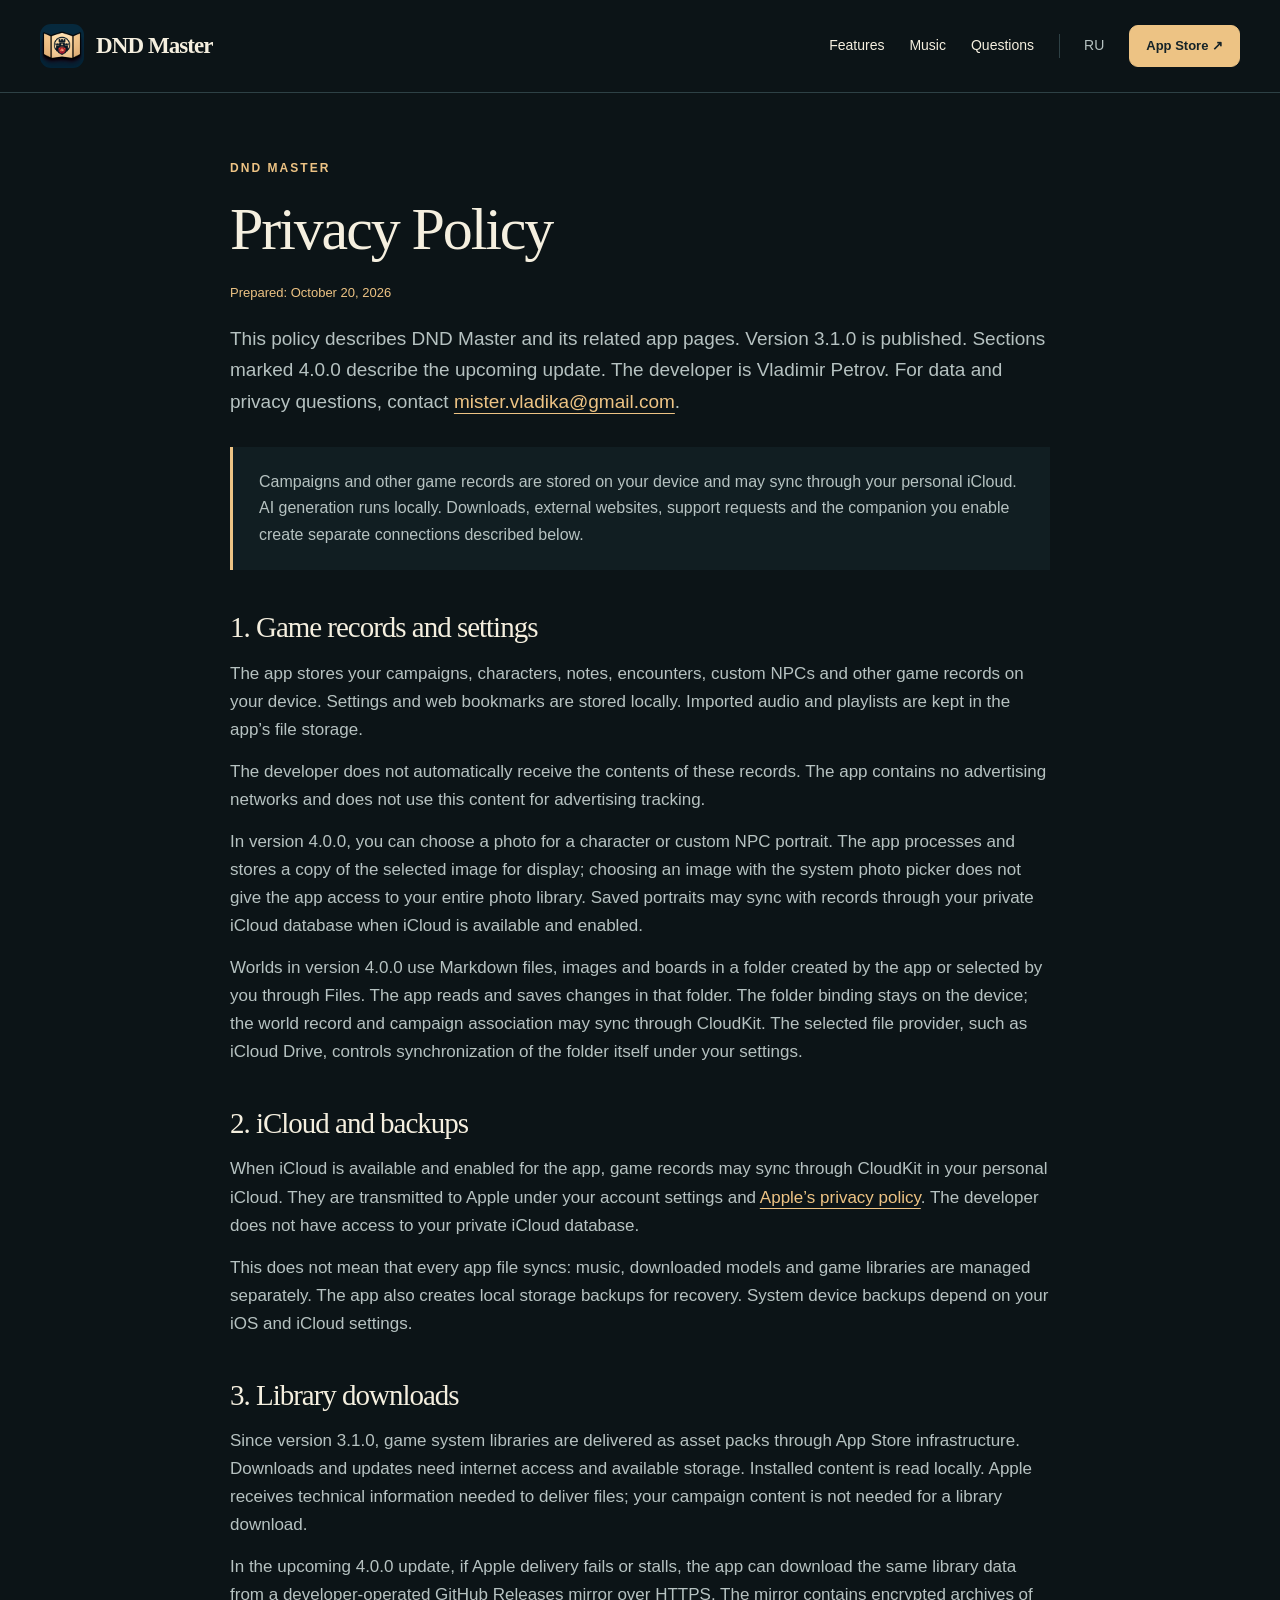
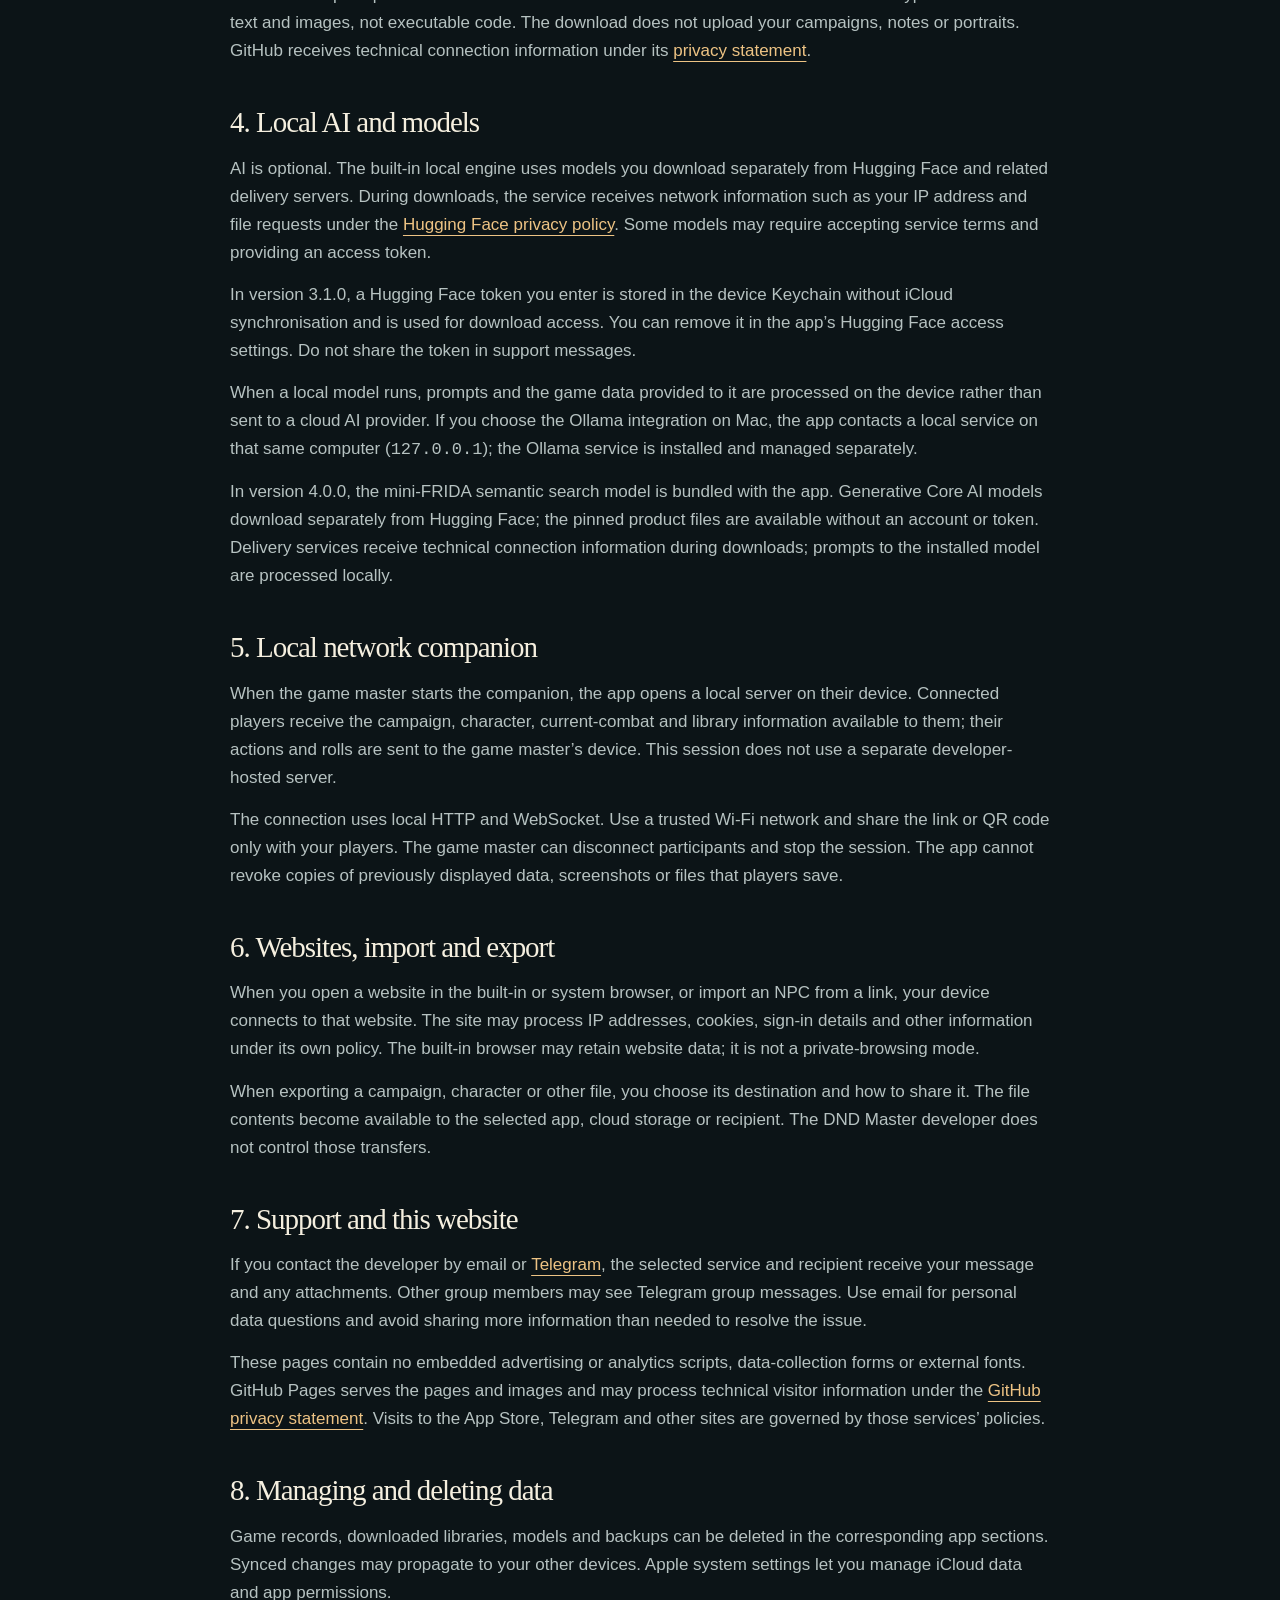
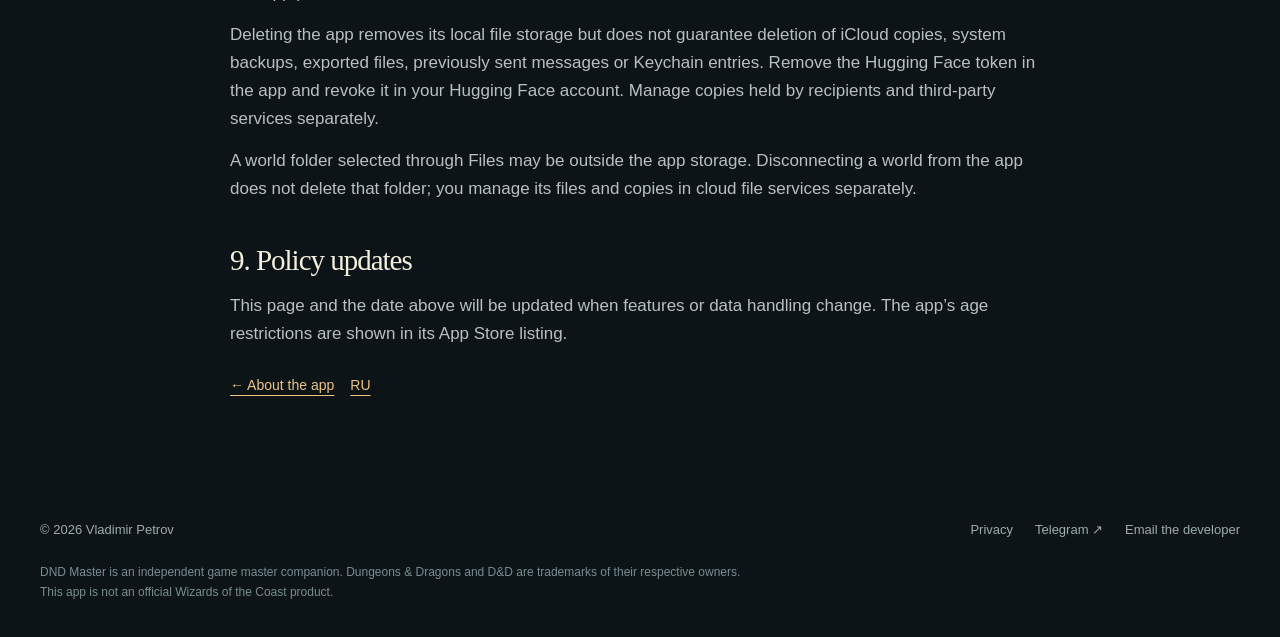
<file: privacy_policy_en.html>
<!doctype html>
<html lang="en"><head><meta charset="utf-8"><meta name="viewport" content="width=device-width, initial-scale=1">
<title>Privacy Policy — DND Master</title><meta name="description" content="How DND Master stores game data, uses iCloud, downloads libraries and models, and connects the local companion.">
<meta name="theme-color" content="#0c1417"><link rel="canonical" href="https://wolframpro.github.io/DNDMaster_Policy/privacy_policy_en.html">
<link rel="alternate" hreflang="ru" href="https://wolframpro.github.io/DNDMaster_Policy/privacy_policy.html"><link rel="alternate" hreflang="en" href="https://wolframpro.github.io/DNDMaster_Policy/privacy_policy_en.html"><link rel="alternate" hreflang="x-default" href="https://wolframpro.github.io/DNDMaster_Policy/privacy_policy.html">
<meta property="og:type" content="website"><meta property="og:title" content="Privacy Policy — DND Master"><meta property="og:description" content="How DND Master stores game data, uses iCloud, downloads libraries and models, and connects the local companion.">
<meta property="og:url" content="https://wolframpro.github.io/DNDMaster_Policy/privacy_policy_en.html"><meta property="og:image" content="https://wolframpro.github.io/DNDMaster_Policy/assets/share-icon.png"><meta property="og:locale" content="en_US">
<meta name="twitter:card" content="summary"><link rel="icon" href="assets/app-icon.png" type="image/png"><link rel="apple-touch-icon" href="assets/apple-touch-icon.png"><link rel="stylesheet" href="styles.css"></head><body><header class="header"><div class="wrap"><a class="brand" href="marketing_en.html"><img src="assets/app-icon.png" width="44" height="44" alt=""><strong>DND Master</strong></a><nav class="nav"><a class="section-nav" href="marketing_en.html#features">Features</a><a class="section-nav" href="marketing_en.html#music">Music</a><a class="section-nav" href="marketing_en.html#questions">Questions</a><a class="language" href="privacy_policy.html" lang="ru">RU</a><a class="button small" href="https://apps.apple.com/ru/app/dnd-master/id6752643180">App Store ↗</a></nav></div></header><main class="wrap policy"><p class="eyebrow">DND Master</p><h1>Privacy Policy</h1><p class="updated">Prepared: October 20, 2026</p>
<p class="lead">This policy describes DND Master and its related app pages. Version 3.1.0 is published. Sections marked 4.0.0 describe the upcoming update. The developer is Vladimir Petrov. For data and privacy questions, contact <a href="mailto:mister.vladika@gmail.com">mister.vladika@gmail.com</a>.</p>
<div class="key-facts"><p>Campaigns and other game records are stored on your device and may sync through your personal iCloud. AI generation runs locally. Downloads, external websites, support requests and the companion you enable create separate connections described below.</p></div>
<h2>1. Game records and settings</h2>
<p>The app stores your campaigns, characters, notes, encounters, custom NPCs and other game records on your device. Settings and web bookmarks are stored locally. Imported audio and playlists are kept in the app’s file storage.</p>
<p>The developer does not automatically receive the contents of these records. The app contains no advertising networks and does not use this content for advertising tracking.</p>
<p>In version 4.0.0, you can choose a photo for a character or custom NPC portrait. The app processes and stores a copy of the selected image for display; choosing an image with the system photo picker does not give the app access to your entire photo library. Saved portraits may sync with records through your private iCloud database when iCloud is available and enabled.</p>
<p>Worlds in version 4.0.0 use Markdown files, images and boards in a folder created by the app or selected by you through Files. The app reads and saves changes in that folder. The folder binding stays on the device; the world record and campaign association may sync through CloudKit. The selected file provider, such as iCloud Drive, controls synchronization of the folder itself under your settings.</p>
<h2>2. iCloud and backups</h2>
<p>When iCloud is available and enabled for the app, game records may sync through CloudKit in your personal iCloud. They are transmitted to Apple under your account settings and <a href="https://www.apple.com/legal/privacy/">Apple’s privacy policy</a>. The developer does not have access to your private iCloud database.</p>
<p>This does not mean that every app file syncs: music, downloaded models and game libraries are managed separately. The app also creates local storage backups for recovery. System device backups depend on your iOS and iCloud settings.</p>
<h2>3. Library downloads</h2>
<p>Since version 3.1.0, game system libraries are delivered as asset packs through App Store infrastructure. Downloads and updates need internet access and available storage. Installed content is read locally. Apple receives technical information needed to deliver files; your campaign content is not needed for a library download.</p>
<p>In the upcoming 4.0.0 update, if Apple delivery fails or stalls, the app can download the same library data from a developer-operated GitHub Releases mirror over HTTPS. The mirror contains encrypted archives of text and images, not executable code. The download does not upload your campaigns, notes or portraits. GitHub receives technical connection information under its <a href="https://docs.github.com/en/site-policy/privacy-policies/github-general-privacy-statement">privacy statement</a>.</p>
<h2>4. Local AI and models</h2>
<p>AI is optional. The built-in local engine uses models you download separately from Hugging Face and related delivery servers. During downloads, the service receives network information such as your IP address and file requests under the <a href="https://huggingface.co/privacy">Hugging Face privacy policy</a>. Some models may require accepting service terms and providing an access token.</p>
<p>In version 3.1.0, a Hugging Face token you enter is stored in the device Keychain without iCloud synchronisation and is used for download access. You can remove it in the app’s Hugging Face access settings. Do not share the token in support messages.</p>
<p>When a local model runs, prompts and the game data provided to it are processed on the device rather than sent to a cloud AI provider. If you choose the Ollama integration on Mac, the app contacts a local service on that same computer (<code>127.0.0.1</code>); the Ollama service is installed and managed separately.</p>
<p>In version 4.0.0, the mini-FRIDA semantic search model is bundled with the app. Generative Core AI models download separately from Hugging Face; the pinned product files are available without an account or token. Delivery services receive technical connection information during downloads; prompts to the installed model are processed locally.</p>
<h2>5. Local network companion</h2>
<p>When the game master starts the companion, the app opens a local server on their device. Connected players receive the campaign, character, current-combat and library information available to them; their actions and rolls are sent to the game master’s device. This session does not use a separate developer-hosted server.</p>
<p>The connection uses local HTTP and WebSocket. Use a trusted Wi-Fi network and share the link or QR code only with your players. The game master can disconnect participants and stop the session. The app cannot revoke copies of previously displayed data, screenshots or files that players save.</p>
<h2>6. Websites, import and export</h2>
<p>When you open a website in the built-in or system browser, or import an NPC from a link, your device connects to that website. The site may process IP addresses, cookies, sign-in details and other information under its own policy. The built-in browser may retain website data; it is not a private-browsing mode.</p>
<p>When exporting a campaign, character or other file, you choose its destination and how to share it. The file contents become available to the selected app, cloud storage or recipient. The DND Master developer does not control those transfers.</p>
<h2>7. Support and this website</h2>
<p>If you contact the developer by email or <a href="https://t.me/dnd_master_community">Telegram</a>, the selected service and recipient receive your message and any attachments. Other group members may see Telegram group messages. Use email for personal data questions and avoid sharing more information than needed to resolve the issue.</p>
<p>These pages contain no embedded advertising or analytics scripts, data-collection forms or external fonts. GitHub Pages serves the pages and images and may process technical visitor information under the <a href="https://docs.github.com/en/site-policy/privacy-policies/github-general-privacy-statement">GitHub privacy statement</a>. Visits to the App Store, Telegram and other sites are governed by those services’ policies.</p>
<h2>8. Managing and deleting data</h2>
<p>Game records, downloaded libraries, models and backups can be deleted in the corresponding app sections. Synced changes may propagate to your other devices. Apple system settings let you manage iCloud data and app permissions.</p>
<p>Deleting the app removes its local file storage but does not guarantee deletion of iCloud copies, system backups, exported files, previously sent messages or Keychain entries. Remove the Hugging Face token in the app and revoke it in your Hugging Face account. Manage copies held by recipients and third-party services separately.</p>
<p>A world folder selected through Files may be outside the app storage. Disconnecting a world from the app does not delete that folder; you manage its files and copies in cloud file services separately.</p>
<h2>9. Policy updates</h2>
<p>This page and the date above will be updated when features or data handling change. The app’s age restrictions are shown in its App Store listing.</p>
<nav class="policy-nav"><a href="marketing_en.html">← About the app</a><a href="privacy_policy.html">RU</a></nav></main><footer class="footer"><div class="wrap"><div class="footer-grid"><span>© 2026 Vladimir Petrov</span><div class="footer-links"><a href="privacy_policy_en.html">Privacy</a><a href="https://t.me/dnd_master_community">Telegram ↗</a><a href="mailto:mister.vladika@gmail.com">Email the developer</a></div></div><p class="legal-note">DND Master is an independent game master companion. Dungeons & Dragons and D&D are trademarks of their respective owners. This app is not an official Wizards of the Coast product.</p></div></footer></body></html>
</file>
<file: styles.css>
:root{color-scheme:dark;--bg:#0c1417;--surface:#111e22;--text:#f5efdf;--muted:#b6c2c1;--gold:#edc384;--line:#2e4145;--teal:#9dd6c8;--serif:Georgia,'Times New Roman',serif;--sans:-apple-system,BlinkMacSystemFont,'Segoe UI',sans-serif}
*{box-sizing:border-box}html{scroll-behavior:smooth;scroll-padding-top:90px}body{margin:0;background:var(--bg);color:var(--text);font:17px/1.65 var(--sans)}a{color:inherit;text-underline-offset:5px}img{display:block;max-width:100%;height:auto}h1,h2,h3,p,figure{margin:0}h1,h2,h3{font-family:var(--serif);font-weight:500;line-height:1.08;letter-spacing:-.035em}h1{font-size:clamp(44px,5.3vw,76px)}h2{font-size:clamp(34px,3.8vw,54px)}h3{font-size:30px}p{color:var(--muted)}.wrap{width:min(1200px,calc(100% - 64px));margin-inline:auto}.eyebrow{font-size:12px;letter-spacing:.17em;text-transform:uppercase;color:var(--gold);font-weight:700}.header{border-bottom:1px solid var(--line);background:var(--bg)}.header .wrap{display:flex;align-items:center;justify-content:space-between;gap:24px;min-height:92px}.brand{display:flex;align-items:center;gap:12px;text-decoration:none;white-space:nowrap}.brand img{width:44px;height:44px;border-radius:11px}.brand strong{font:600 23px var(--serif);letter-spacing:-.04em}.nav{display:flex;align-items:center;gap:25px;font-size:14px}.nav a{text-decoration:none}.nav a:hover,.footer a:hover{color:var(--gold)}.language{color:var(--muted);border-left:1px solid var(--line);padding-left:24px}.button{display:inline-flex;align-items:center;justify-content:center;gap:12px;min-height:52px;padding:12px 22px;border-radius:9px;background:var(--gold);border:1px solid var(--gold);color:#152328;text-decoration:none;font-size:15px;font-weight:650;line-height:1.4;transition:background .15s}.button:hover{background:#f6d5a3}.button.secondary{color:var(--text);background:transparent;border-color:#52686b}.button.secondary:hover{background:#1a2c31}.button.small{min-height:42px;padding:9px 16px;font-size:13px}.actions{display:flex;align-items:center;gap:14px;flex-wrap:wrap}.hero{position:relative;overflow:hidden;padding:72px 0 50px;background:radial-gradient(ellipse at 85% 30%,#163138 0,transparent 54%)}.hero-grid{display:grid;grid-template-columns:.88fr 1.12fr;gap:48px;align-items:center}.hero-copy{position:relative;z-index:1}.hero h1{margin-top:18px;max-width:680px}.hero h1 em{color:var(--gold);font-style:normal}.hero .intro{font-size:19px;line-height:1.6;margin:26px 0 28px;max-width:520px}.device-note{font-size:13px;color:#a5b5b5;margin-top:16px}.hero-visual{position:relative;min-width:0}.screen{padding:8px;background:#050708;border:1px solid #435052;border-radius:18px;box-shadow:0 24px 60px #0006}.screen img{width:100%;border-radius:11px}.hero-visual .screen{width:100%;max-width:none}.caption{font-size:12px;line-height:1.55;color:#9dadad;margin-top:14px}.hero-visual .caption{padding-left:12px}.chapter-line{display:flex;justify-content:space-between;gap:24px;padding:27px 0 0;margin-top:56px;border-top:1px solid var(--line);font-size:13px;color:var(--muted)}.chapter-line span{display:flex;align-items:center;gap:10px}.chapter-line b{font:400 18px var(--serif);color:var(--gold)}.section{padding:94px 0;border-top:1px solid var(--line)}.section-head{max-width:760px;margin-bottom:40px}.section-head .eyebrow{margin-bottom:16px}.section-head p{margin-top:20px;font-size:19px}.music{background:linear-gradient(135deg,#162528,#101b20)}.music-head{display:grid;grid-template-columns:1.1fr .9fr;gap:70px;align-items:end;margin-bottom:44px}.music-head h2{margin-top:16px}.music-head p{font-size:19px}.music-detail{display:grid;grid-template-columns:1.12fr .88fr;gap:54px;align-items:center}.phone{width:254px;justify-self:center;padding:7px;border-radius:32px;background:#06090a;border:1px solid #536260;box-shadow:0 24px 55px #0005;transform:rotate(-3deg)}.phone img{border-radius:25px}.music-points{display:grid;gap:28px}.point{display:grid;grid-template-columns:35px 1fr;gap:15px;border-bottom:1px solid var(--line);padding-bottom:26px}.point:last-child{border-bottom:0;padding-bottom:0}.point .number{font:25px var(--serif);color:var(--gold)}.point h3{font-size:28px;margin-bottom:10px}.point p{font-size:16px}.music-endnote{max-width:590px;font-size:13px;margin-top:24px;color:#a3b2b3}.two-features{display:grid;grid-template-columns:1fr 1fr;gap:38px}.feature-copy{padding:29px 0 0}.feature-copy h3{font-size:34px;margin-bottom:15px}.feature-copy p{max-width:530px}.feature-copy ul{padding-left:20px;margin:20px 0 0;color:var(--muted);font-size:15px}.feature-copy li+li{margin-top:7px}.feature-label{margin-bottom:12px;font-size:12px;color:var(--gold);letter-spacing:.1em;text-transform:uppercase}.library{background:#101c20}.library-layout{display:grid;grid-template-columns:1.2fr .8fr;gap:52px;align-items:center}.library h2{margin:16px 0 20px}.library p+p{margin-top:16px}.edition-list{display:flex;gap:12px;margin:26px 0}.edition{padding:10px 17px;border:1px solid #466269;border-radius:6px;color:var(--teal);font-size:14px}.text-link{display:inline-block;color:var(--gold);margin-top:22px;font-size:15px}.small-note{font-size:13px!important;color:#a1b3b6!important}.companion{display:grid;grid-template-columns:.95fr 1.05fr;gap:64px;align-items:start}.companion h2{margin:16px 0 22px}.steps{margin:0;padding:0;list-style:none}.steps li{display:grid;grid-template-columns:45px 1fr;gap:19px;padding:25px 0;border-bottom:1px solid var(--line)}.steps li:first-child{padding-top:0}.steps .step-num{font:31px var(--serif);color:var(--gold)}.steps h3{font-family:var(--sans);font-size:18px;font-weight:600;letter-spacing:0;line-height:1.4;margin-bottom:7px}.steps p{font-size:15px}.ai-strip{display:grid;grid-template-columns:1fr 1fr;gap:50px;background:var(--surface);padding:35px 40px;border-left:3px solid var(--gold);margin-top:64px}.ai-strip h3{margin:10px 0 15px;font-size:31px}.ai-strip p{font-size:15px}.faq-layout{display:grid;grid-template-columns:.7fr 1.3fr;gap:70px}.faq-layout h2{margin:16px 0 20px}.faq details{border-top:1px solid var(--line);padding:22px 0}.faq details:last-child{border-bottom:1px solid var(--line)}.faq summary{cursor:pointer;font-weight:550;line-height:1.5}.faq details p{font-size:16px;margin-top:15px;padding-right:25px}.cta-panel{padding:64px 0;background:var(--gold);color:#112329}.cta-panel .wrap{display:flex;gap:40px;align-items:center;justify-content:space-between}.cta-panel h2{font-size:clamp(32px,4vw,48px);max-width:650px}.cta-panel p{color:#354744;margin-top:18px}.cta-panel .button{background:#112329;color:var(--text);border-color:#112329;white-space:nowrap}.footer{padding:34px 0;color:#9badb0;font-size:13px}.footer-grid{display:flex;gap:28px;justify-content:space-between;align-items:start}.footer-links{display:flex;gap:22px;flex-wrap:wrap}.footer a{text-decoration:none}.legal-note{max-width:710px;font-size:12px;margin-top:22px;color:#788d91}.policy{max-width:820px;padding:66px 0 88px}.policy h1{font-size:clamp(40px,5vw,60px);margin:18px 0 20px}.policy .lead{font-size:19px;margin-bottom:30px}.policy h2{font-size:29px;margin:42px 0 16px}.policy p+p{margin-top:14px}.policy ul{color:var(--muted);padding-left:23px}.policy li+li{margin-top:10px}.policy a{color:var(--gold)}.policy .updated{font-size:13px;color:var(--gold);margin-bottom:20px}.policy .key-facts{padding:22px 26px;background:var(--surface);border-left:3px solid var(--gold)}.policy .key-facts p{font-size:16px}.policy-nav{display:flex;gap:16px;font-size:14px;margin-top:26px;flex-wrap:wrap}
@media(max-width:1040px){.hero-grid{grid-template-columns:1fr;gap:42px}.hero-copy{max-width:770px}.hero .intro{max-width:650px}.hero-visual .screen{width:100%}.hero-visual{max-width:960px}.hero h1{max-width:900px}.hero{padding-top:54px}.nav{gap:18px}.nav .section-nav{display:none}.library-layout{grid-template-columns:1fr;gap:36px}.library-copy{max-width:800px}.music-head{gap:40px}.companion{gap:38px}.faq-layout{gap:38px;grid-template-columns:.75fr 1.25fr}}
@media(max-width:700px){.wrap{width:calc(100% - 36px)}.header .wrap{min-height:78px;gap:14px}.brand{gap:9px}.brand strong{font-size:21px}.brand img{width:37px;height:37px;border-radius:9px}.nav{gap:12px}.nav .button{display:none}.language{border:0;padding:0}.hero{padding:42px 0 30px}.hero .intro{font-size:17px;margin:23px 0}.hero-grid{gap:34px}.hero h1{font-size:48px}.hero-visual .screen{border-radius:12px;padding:5px}.hero-visual .screen img{border-radius:7px}.chapter-line{flex-wrap:wrap;gap:14px 22px;margin-top:34px;padding-top:22px;font-size:12px}.chapter-line b{font-size:17px}.section{padding:58px 0}.section-head{margin-bottom:28px}.section-head p,.music-head p{font-size:17px}.music-head,.music-detail,.two-features,.companion,.ai-strip,.faq-layout{grid-template-columns:1fr;gap:28px}.music-head{margin-bottom:32px}.music-detail{grid-template-columns:1fr}.music-points{order:0}.phone{order:1;width:220px;transform:none;margin-top:16px}.point{gap:8px;grid-template-columns:33px 1fr}.point h3{font-size:26px}.two-features{gap:42px}.feature-copy{padding-top:23px}.feature-copy h3{font-size:31px}.screen{padding:5px;border-radius:12px}.screen img{border-radius:8px}.library-layout{gap:28px}.library .screen{order:1}.ai-strip{padding:27px 24px;margin-top:45px;gap:19px}.faq-layout{gap:24px}.faq details p{padding-right:0}.cta-panel{padding:43px 0}.cta-panel .wrap{align-items:flex-start;flex-direction:column;gap:27px}.footer-grid{flex-direction:column;gap:20px}.footer-links{gap:13px 20px}.policy{padding-top:42px}.policy h1{font-size:clamp(28px,8.8vw,36px);overflow-wrap:anywhere}.policy h2{font-size:27px}.policy .lead{font-size:17px}}
@media(max-width:380px){.hero h1{font-size:42px}.actions .button{width:100%}.brand strong{font-size:19px}.wrap{width:calc(100% - 28px)}}

.release-notice{padding:16px 0;border-bottom:1px solid var(--line);background:#17292c;font-size:14px;line-height:1.5}.release-notice p{color:var(--text)}.release-notice a{display:inline-block;margin-top:5px;color:var(--gold);font-size:13px}
</file>
